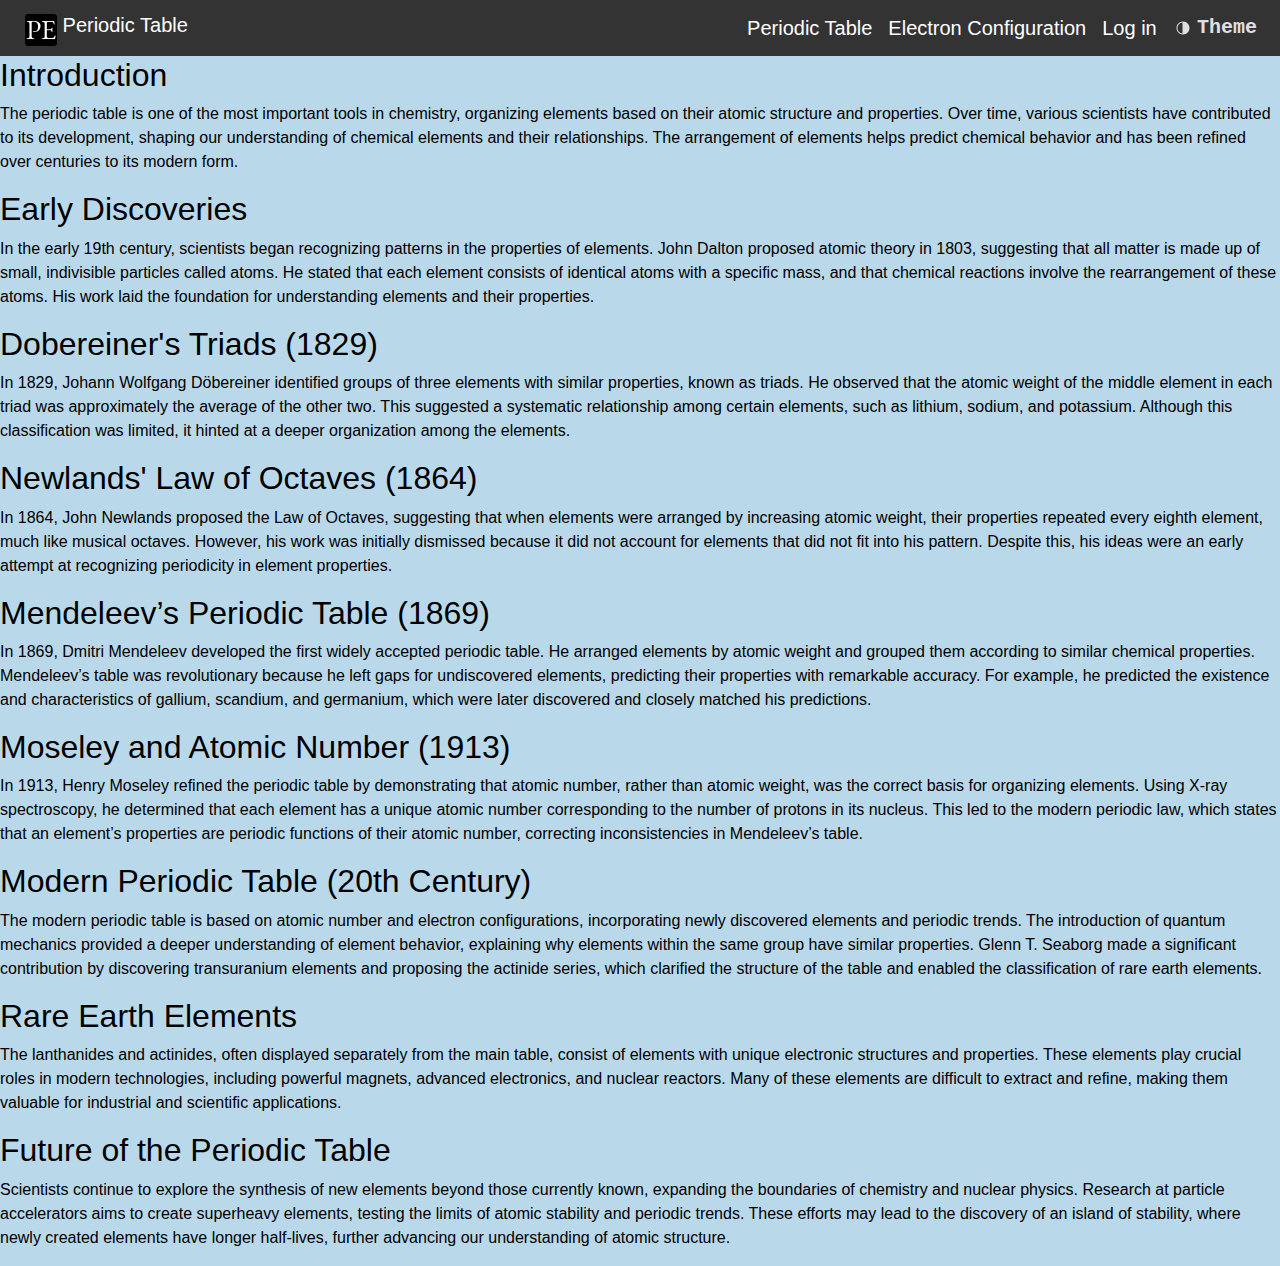
<file: index.html>
<!DOCTYPE html>
<!--suppress GrazieInspection -->
<html lang="en">
<head>
    <meta charset="UTF-8">
    <meta name="viewport" content="width=device-width, initial-scale=1">
    <meta http-equiv="X-UA-Compatible" content="ie=edge">
    <title>Menu</title>
    <link rel="icon" type="favicon" href="pics/logo.png">
    <link href="https://cdn.jsdelivr.net/npm/bootstrap@5.3.3/dist/css/bootstrap.min.css" rel="stylesheet" integrity="sha384-QWTKZyjpPEjISv5WaRU9OFeRpok6YctnYmDr5pNlyT2bRjXh0JMhjY6hW+ALEwIH" crossorigin="anonymous">
    <link rel="stylesheet" href="/css/index-style.css">
    <link rel="stylesheet" href="/css/periodic-table-style.css">
</head>
<body>
    <nav class="navbar navbar-expand-lg">
        <div class="container-fluid">
            <div class="container-fluid">
                <a class="navbar-brand navbar-content" href="#">
                    <img src="pics/logo.png" alt="Logo" width="32" height="32" class="d-inline-block align-text-top">
                    Periodic Table
                </a>
            </div>
            <button class="navbar-toggler" type="button" data-bs-toggle="collapse" data-bs-target="#navbarNavDropdown" aria-controls="navbarNavDropdown" aria-expanded="false" aria-label="Toggle navigation">
                <span class="navbar-toggler-icon"></span>
            </button>
            <div class="collapse navbar-collapse" id="navbarNavDropdown">
                <ul class="navbar-nav">
                    <li class="nav-item">
                        <a class="nav-link navbar-content" href="html/periodic-table.html">Periodic Table</a>
                    </li>
                    <li class="nav-item">
                        <a class="nav-link navbar-content" href="html/periodic-table.html">Electron Configuration</a>
                    </li>
                    <li class="nav-item">
                        <a class="nav-link navbar-content" href="html/login.html">Log in</a>
                    </li>
                </ul>
            </div>
            <div class="theme-popup">
                <input type="radio" name="theme" id="default" checked="">
                <input type="radio" name="theme" id="light">
                <input type="radio" name="theme" id="dark">
                <input type="checkbox" id="checkbox">
                <label for="checkbox" class="theme-popup__button">
                    <span class="theme-popup__icons">
                        <svg class="default" width="16" height="16" viewBox="0 0 16 16" fill="currentColor" xmlns="http://www.w3.org/2000/svg">
                            <path fill-rule="evenodd" clip-rule="evenodd" d="M7.5 2.52267C6.13332 2.64713 4.86254 3.27802 3.9372 4.29146C3.01186 5.3049 2.49882 6.62766 2.49882 8C2.49882 9.37234 3.01186 10.6951 3.9372 11.7085C4.86254 12.722 6.13332 13.3529 7.5 13.4773V2.52267ZM1.5 8C1.5 4.41 4.41 1.5 8 1.5C11.59 1.5 14.5 4.41 14.5 8C14.5 11.59 11.59 14.5 8 14.5C4.41 14.5 1.5 11.59 1.5 8Z" fill="currentColor"></path>
                        </svg>
                        <svg class="sun" width="16" height="16" viewBox="0 0 16 16" fill="currentColor" xmlns="http://www.w3.org/2000/svg">
                            <g clip-path="url(#clip0_78_63)">
                                <path d="M7.99998 3.99256C5.79024 3.99256 3.99254 5.79061 3.99254 8.00035C3.99254 10.2101 5.79024 12.0081 7.99998 12.0081C10.2094 12.0081 12.0074 10.2105 12.0074 8.00035C12.0074 5.79026 10.2094 3.99256 7.99998 3.99256ZM7.99998 2.81453C7.79266 2.81453 7.59383 2.73219 7.4472 2.58563C7.30057 2.43907 7.21814 2.24027 7.21805 2.03295V0.781931C7.21805 0.57455 7.30043 0.375663 7.44707 0.229022C7.59371 0.0823818 7.7926 0 7.99998 0C8.20736 0 8.40625 0.0823818 8.55289 0.229022C8.69953 0.375663 8.78191 0.57455 8.78191 0.781931V2.03295C8.78182 2.24027 8.6994 2.43907 8.55276 2.58563C8.40613 2.73219 8.2073 2.81453 7.99998 2.81453ZM7.99998 13.1851C7.8973 13.1851 7.79562 13.2053 7.70075 13.2446C7.60588 13.2839 7.51968 13.3415 7.44707 13.4141C7.37446 13.4868 7.31687 13.573 7.27757 13.6678C7.23828 13.7627 7.21805 13.8644 7.21805 13.9671V15.2177C7.21805 15.4251 7.30043 15.624 7.44707 15.7706C7.59371 15.9173 7.7926 15.9996 7.99998 15.9996C8.20736 15.9996 8.40625 15.9173 8.55289 15.7706C8.69953 15.624 8.78191 15.4251 8.78191 15.2177V13.9671C8.78182 13.7597 8.69941 13.5609 8.55279 13.4142C8.40617 13.2676 8.20733 13.1852 7.99998 13.1851ZM11.6662 4.33339C11.5197 4.18671 11.4374 3.98785 11.4374 3.78051C11.4374 3.57318 11.5197 3.37432 11.6662 3.22764L12.5509 2.34296C12.6232 2.26911 12.7095 2.21033 12.8047 2.17003C12.8999 2.12972 13.0021 2.1087 13.1055 2.10816C13.2088 2.10762 13.3113 2.12758 13.4069 2.16689C13.5025 2.2062 13.5894 2.26408 13.6625 2.33717C13.7356 2.41026 13.7934 2.49712 13.8327 2.59273C13.872 2.68833 13.892 2.79078 13.8915 2.89415C13.8909 2.99752 13.8699 3.09976 13.8296 3.19494C13.7893 3.29013 13.7305 3.37639 13.6567 3.44872L12.772 4.33339C12.6254 4.48001 12.4265 4.56238 12.2191 4.56238C12.0117 4.56238 11.8129 4.48001 11.6662 4.33339ZM4.33337 11.667C4.26081 11.5943 4.17463 11.5366 4.07976 11.4973C3.98489 11.4579 3.8832 11.4377 3.78049 11.4377C3.67779 11.4377 3.5761 11.4579 3.48123 11.4973C3.38636 11.5366 3.30018 11.5943 3.22762 11.667L2.34294 12.5513C2.19882 12.6984 2.11858 12.8965 2.11966 13.1025C2.12073 13.3084 2.20303 13.5057 2.34867 13.6513C2.49431 13.797 2.69154 13.8793 2.8975 13.8803C3.10347 13.8814 3.30154 13.8012 3.4487 13.657L4.33337 12.772C4.40599 12.6995 4.46361 12.6134 4.50291 12.5186C4.54222 12.4237 4.56245 12.3221 4.56245 12.2195C4.56245 12.1169 4.54222 12.0152 4.50291 11.9204C4.46361 11.8256 4.40599 11.7395 4.33337 11.667ZM13.1851 8C13.1851 7.56811 13.5351 7.21807 13.967 7.21807H15.218C15.3221 7.21585 15.4256 7.23444 15.5224 7.27273C15.6191 7.31102 15.7073 7.36825 15.7817 7.44106C15.8561 7.51387 15.9152 7.6008 15.9555 7.69675C15.9958 7.7927 16.0166 7.89574 16.0166 7.99982C16.0166 8.10391 15.9958 8.20695 15.9555 8.3029C15.9152 8.39884 15.8561 8.48577 15.7817 8.55859C15.7073 8.6314 15.6191 8.68863 15.5224 8.72692C15.4256 8.76521 15.3221 8.78379 15.218 8.78158H13.967C13.8644 8.78162 13.7627 8.76144 13.6678 8.72218C13.573 8.68293 13.4868 8.62536 13.4141 8.55278C13.3415 8.4802 13.2839 8.39403 13.2446 8.29918C13.2053 8.20433 13.1851 8.10267 13.1851 8ZM2.81451 8C2.81451 7.89732 2.79428 7.79564 2.75499 7.70077C2.71569 7.6059 2.65809 7.5197 2.58548 7.44709C2.51288 7.37448 2.42668 7.31689 2.33181 7.27759C2.23694 7.23829 2.13526 7.21807 2.03258 7.21807H0.781912C0.67785 7.21585 0.574393 7.23444 0.477607 7.27273C0.380821 7.31102 0.292654 7.36825 0.218276 7.44106C0.143897 7.51387 0.0848039 7.6008 0.044461 7.69675C0.00411808 7.7927 -0.0166626 7.89574 -0.0166626 7.99982C-0.0166626 8.10391 0.00411808 8.20695 0.044461 8.3029C0.0848039 8.39884 0.143897 8.48577 0.218276 8.55859C0.292654 8.6314 0.380821 8.68863 0.477607 8.72692C0.574393 8.76521 0.67785 8.78379 0.781912 8.78158H2.03293C2.24022 8.78158 2.43901 8.69923 2.58559 8.55266C2.73216 8.40608 2.81451 8.20729 2.81451 8ZM11.6662 11.667C11.8129 11.5204 12.0118 11.4381 12.2191 11.4381C12.4264 11.4381 12.6253 11.5204 12.772 11.667L13.6567 12.5516C13.8033 12.6983 13.8856 12.8971 13.8856 13.1045C13.8855 13.3118 13.8031 13.5106 13.6565 13.6572C13.5839 13.7298 13.4977 13.7874 13.4028 13.8266C13.308 13.8659 13.2063 13.8861 13.1037 13.8861C12.8963 13.8861 12.6975 13.8037 12.5509 13.657L11.6662 12.7724C11.5936 12.6998 11.536 12.6137 11.4967 12.5188C11.4574 12.424 11.4371 12.3223 11.4371 12.2197C11.4371 12.117 11.4574 12.0153 11.4967 11.9205C11.536 11.8257 11.5936 11.7395 11.6662 11.667ZM4.33337 4.33339C4.48 4.18675 4.56237 3.98788 4.56237 3.78051C4.56237 3.57315 4.48 3.37427 4.33337 3.22764L3.4487 2.34331C3.3011 2.20166 3.10386 2.12349 2.89929 2.12558C2.69473 2.12766 2.49913 2.20983 2.35445 2.35447C2.20976 2.4991 2.12753 2.69468 2.12538 2.89924C2.12323 3.10381 2.20133 3.30107 2.34294 3.44872L3.22762 4.33339C3.30018 4.40608 3.38636 4.46374 3.48123 4.50308C3.5761 4.54243 3.67779 4.56268 3.78049 4.56268C3.8832 4.56268 3.98489 4.54243 4.07976 4.50308C4.17463 4.46374 4.26081 4.40608 4.33337 4.33339Z" fill="currentColor"></path>
                            </g>
                            <defs>
                                <clipPath>
                                    <rect width="16" height="16" fill="currentColor"></rect>
                                </clipPath>
                            </defs>
                        </svg>
                        <svg class="moon" width="14" height="14" viewBox="0 0 14 14" fill="none" xmlns="http://www.w3.org/2000/svg">
                            <g clip-path="url(#clip0_78_60)">
                                <path d="M7.24135 14C10.1123 13.9981 12.6803 12.2445 13.7367 9.59537C13.7953 9.44832 13.727 9.39266 13.5866 9.46575C12.7818 9.88471 11.888 10.1036 10.9806 10.104C7.86082 10.1042 5.33169 7.57506 5.33188 4.45524C5.3323 3.64636 5.50645 2.84701 5.84254 2.11127C6.17863 1.37552 6.66883 0.720544 7.27996 0.190644C7.42672 0.0486062 7.38444 -0.0171645 7.09498 0.00382823C3.42058 0.029058 0.24231 3.13569 0.24231 7.00113C0.24231 10.8666 3.3758 14.0002 7.24135 14Z" fill="currentColor"></path>
                            </g>
                            <defs>
                                <clipPath>
                                    <rect width="14" height="14" fill="currentColor"></rect>
                                </clipPath>
                            </defs>
                        </svg>
                        </span>
                    Theme
                </label>
                <div class="theme-popup__list-container">
                    <ul class="theme-popup__list">
                        <li>
                            <label for="default">
                                <span class="theme-popup__icons">
                                    <svg width="16" height="16" viewBox="0 0 16 16" fill="currentColor" xmlns="http://www.w3.org/2000/svg">
                                        <path fill-rule="evenodd" clip-rule="evenodd" d="M7.5 2.52267C6.13332 2.64713 4.86254 3.27802 3.9372 4.29146C3.01186 5.3049 2.49882 6.62766 2.49882 8C2.49882 9.37234 3.01186 10.6951 3.9372 11.7085C4.86254 12.722 6.13332 13.3529 7.5 13.4773V2.52267ZM1.5 8C1.5 4.41 4.41 1.5 8 1.5C11.59 1.5 14.5 4.41 14.5 8C14.5 11.59 11.59 14.5 8 14.5C4.41 14.5 1.5 11.59 1.5 8Z" fill="currentColor"></path>
                                    </svg>
                                </span>
                                <span>
                                    OS Default
                                </span>
                            </label>
                        </li>
                        <li>
                            <label for="light">
                                <span class="theme-popup__icons">
                                    <svg width="16" height="16" viewBox="0 0 16 16" fill="currentColor" xmlns="http://www.w3.org/2000/svg">
                                        <g clip-path="url(#clip0_78_63)">
                                            <path d="M7.99998 3.99256C5.79024 3.99256 3.99254 5.79061 3.99254 8.00035C3.99254 10.2101 5.79024 12.0081 7.99998 12.0081C10.2094 12.0081 12.0074 10.2105 12.0074 8.00035C12.0074 5.79026 10.2094 3.99256 7.99998 3.99256ZM7.99998 2.81453C7.79266 2.81453 7.59383 2.73219 7.4472 2.58563C7.30057 2.43907 7.21814 2.24027 7.21805 2.03295V0.781931C7.21805 0.57455 7.30043 0.375663 7.44707 0.229022C7.59371 0.0823818 7.7926 0 7.99998 0C8.20736 0 8.40625 0.0823818 8.55289 0.229022C8.69953 0.375663 8.78191 0.57455 8.78191 0.781931V2.03295C8.78182 2.24027 8.6994 2.43907 8.55276 2.58563C8.40613 2.73219 8.2073 2.81453 7.99998 2.81453ZM7.99998 13.1851C7.8973 13.1851 7.79562 13.2053 7.70075 13.2446C7.60588 13.2839 7.51968 13.3415 7.44707 13.4141C7.37446 13.4868 7.31687 13.573 7.27757 13.6678C7.23828 13.7627 7.21805 13.8644 7.21805 13.9671V15.2177C7.21805 15.4251 7.30043 15.624 7.44707 15.7706C7.59371 15.9173 7.7926 15.9996 7.99998 15.9996C8.20736 15.9996 8.40625 15.9173 8.55289 15.7706C8.69953 15.624 8.78191 15.4251 8.78191 15.2177V13.9671C8.78182 13.7597 8.69941 13.5609 8.55279 13.4142C8.40617 13.2676 8.20733 13.1852 7.99998 13.1851ZM11.6662 4.33339C11.5197 4.18671 11.4374 3.98785 11.4374 3.78051C11.4374 3.57318 11.5197 3.37432 11.6662 3.22764L12.5509 2.34296C12.6232 2.26911 12.7095 2.21033 12.8047 2.17003C12.8999 2.12972 13.0021 2.1087 13.1055 2.10816C13.2088 2.10762 13.3113 2.12758 13.4069 2.16689C13.5025 2.2062 13.5894 2.26408 13.6625 2.33717C13.7356 2.41026 13.7934 2.49712 13.8327 2.59273C13.872 2.68833 13.892 2.79078 13.8915 2.89415C13.8909 2.99752 13.8699 3.09976 13.8296 3.19494C13.7893 3.29013 13.7305 3.37639 13.6567 3.44872L12.772 4.33339C12.6254 4.48001 12.4265 4.56238 12.2191 4.56238C12.0117 4.56238 11.8129 4.48001 11.6662 4.33339ZM4.33337 11.667C4.26081 11.5943 4.17463 11.5366 4.07976 11.4973C3.98489 11.4579 3.8832 11.4377 3.78049 11.4377C3.67779 11.4377 3.5761 11.4579 3.48123 11.4973C3.38636 11.5366 3.30018 11.5943 3.22762 11.667L2.34294 12.5513C2.19882 12.6984 2.11858 12.8965 2.11966 13.1025C2.12073 13.3084 2.20303 13.5057 2.34867 13.6513C2.49431 13.797 2.69154 13.8793 2.8975 13.8803C3.10347 13.8814 3.30154 13.8012 3.4487 13.657L4.33337 12.772C4.40599 12.6995 4.46361 12.6134 4.50291 12.5186C4.54222 12.4237 4.56245 12.3221 4.56245 12.2195C4.56245 12.1169 4.54222 12.0152 4.50291 11.9204C4.46361 11.8256 4.40599 11.7395 4.33337 11.667ZM13.1851 8C13.1851 7.56811 13.5351 7.21807 13.967 7.21807H15.218C15.3221 7.21585 15.4256 7.23444 15.5224 7.27273C15.6191 7.31102 15.7073 7.36825 15.7817 7.44106C15.8561 7.51387 15.9152 7.6008 15.9555 7.69675C15.9958 7.7927 16.0166 7.89574 16.0166 7.99982C16.0166 8.10391 15.9958 8.20695 15.9555 8.3029C15.9152 8.39884 15.8561 8.48577 15.7817 8.55859C15.7073 8.6314 15.6191 8.68863 15.5224 8.72692C15.4256 8.76521 15.3221 8.78379 15.218 8.78158H13.967C13.8644 8.78162 13.7627 8.76144 13.6678 8.72218C13.573 8.68293 13.4868 8.62536 13.4141 8.55278C13.3415 8.4802 13.2839 8.39403 13.2446 8.29918C13.2053 8.20433 13.1851 8.10267 13.1851 8ZM2.81451 8C2.81451 7.89732 2.79428 7.79564 2.75499 7.70077C2.71569 7.6059 2.65809 7.5197 2.58548 7.44709C2.51288 7.37448 2.42668 7.31689 2.33181 7.27759C2.23694 7.23829 2.13526 7.21807 2.03258 7.21807H0.781912C0.67785 7.21585 0.574393 7.23444 0.477607 7.27273C0.380821 7.31102 0.292654 7.36825 0.218276 7.44106C0.143897 7.51387 0.0848039 7.6008 0.044461 7.69675C0.00411808 7.7927 -0.0166626 7.89574 -0.0166626 7.99982C-0.0166626 8.10391 0.00411808 8.20695 0.044461 8.3029C0.0848039 8.39884 0.143897 8.48577 0.218276 8.55859C0.292654 8.6314 0.380821 8.68863 0.477607 8.72692C0.574393 8.76521 0.67785 8.78379 0.781912 8.78158H2.03293C2.24022 8.78158 2.43901 8.69923 2.58559 8.55266C2.73216 8.40608 2.81451 8.20729 2.81451 8ZM11.6662 11.667C11.8129 11.5204 12.0118 11.4381 12.2191 11.4381C12.4264 11.4381 12.6253 11.5204 12.772 11.667L13.6567 12.5516C13.8033 12.6983 13.8856 12.8971 13.8856 13.1045C13.8855 13.3118 13.8031 13.5106 13.6565 13.6572C13.5839 13.7298 13.4977 13.7874 13.4028 13.8266C13.308 13.8659 13.2063 13.8861 13.1037 13.8861C12.8963 13.8861 12.6975 13.8037 12.5509 13.657L11.6662 12.7724C11.5936 12.6998 11.536 12.6137 11.4967 12.5188C11.4574 12.424 11.4371 12.3223 11.4371 12.2197C11.4371 12.117 11.4574 12.0153 11.4967 11.9205C11.536 11.8257 11.5936 11.7395 11.6662 11.667ZM4.33337 4.33339C4.48 4.18675 4.56237 3.98788 4.56237 3.78051C4.56237 3.57315 4.48 3.37427 4.33337 3.22764L3.4487 2.34331C3.3011 2.20166 3.10386 2.12349 2.89929 2.12558C2.69473 2.12766 2.49913 2.20983 2.35445 2.35447C2.20976 2.4991 2.12753 2.69468 2.12538 2.89924C2.12323 3.10381 2.20133 3.30107 2.34294 3.44872L3.22762 4.33339C3.30018 4.40608 3.38636 4.46374 3.48123 4.50308C3.5761 4.54243 3.67779 4.56268 3.78049 4.56268C3.8832 4.56268 3.98489 4.54243 4.07976 4.50308C4.17463 4.46374 4.26081 4.40608 4.33337 4.33339Z" fill="currentColor"></path>
                                        </g>
                                        <defs>
                                            <clipPath>
                                                <rect width="16" height="16" fill="currentColor"></rect>
                                            </clipPath>
                                        </defs>
                                    </svg>
                                </span>
                                <span>
                                    Light
                                </span>
                            </label>
                        </li>
                        <li>
                            <label for="dark">
                                <span class="theme-popup__icons">
                                    <svg width="14" height="14" viewBox="0 0 14 14" fill="currentColor" xmlns="http://www.w3.org/2000/svg">
                                        <g clip-path="url(#clip0_78_60)">
                                            <path d="M7.24135 14C10.1123 13.9981 12.6803 12.2445 13.7367 9.59537C13.7953 9.44832 13.727 9.39266 13.5866 9.46575C12.7818 9.88471 11.888 10.1036 10.9806 10.104C7.86082 10.1042 5.33169 7.57506 5.33188 4.45524C5.3323 3.64636 5.50645 2.84701 5.84254 2.11127C6.17863 1.37552 6.66883 0.720544 7.27996 0.190644C7.42672 0.0486062 7.38444 -0.0171645 7.09498 0.00382823C3.42058 0.029058 0.24231 3.13569 0.24231 7.00113C0.24231 10.8666 3.3758 14.0002 7.24135 14Z" fill="currentColor"></path>
                                        </g>
                                        <defs>
                                            <clipPath>
                                                <rect width="14" height="14" fill="currentColor"></rect>
                                            </clipPath>
                                        </defs>
                                    </svg>
                                </span>
                                <span>
                                    Night
                                </span>
                            </label>
                        </li>
                    </ul>
                </div>
            </div>
        </div>
    </nav>
    <section id="text">
        <h2>Introduction</h2>
        <p>The periodic table is one of the most important tools in chemistry, organizing elements based on their atomic structure and properties. Over time, various scientists have contributed to its development, shaping our understanding of chemical elements and their relationships. The arrangement of elements helps predict chemical behavior and has been refined over centuries to its modern form.</p>
        <h2>Early Discoveries</h2>
        <p>In the early 19th century, scientists began recognizing patterns in the properties of elements. John Dalton proposed atomic theory in 1803, suggesting that all matter is made up of small, indivisible particles called atoms. He stated that each element consists of identical atoms with a specific mass, and that chemical reactions involve the rearrangement of these atoms. His work laid the foundation for understanding elements and their properties.</p>
        <h2>Dobereiner's Triads (1829)</h2>
        <p>In 1829, Johann Wolfgang Döbereiner identified groups of three elements with similar properties, known as triads. He observed that the atomic weight of the middle element in each triad was approximately the average of the other two. This suggested a systematic relationship among certain elements, such as lithium, sodium, and potassium. Although this classification was limited, it hinted at a deeper organization among the elements.</p>
        <h2>Newlands' Law of Octaves (1864)</h2>
        <p>In 1864, John Newlands proposed the Law of Octaves, suggesting that when elements were arranged by increasing atomic weight, their properties repeated every eighth element, much like musical octaves. However, his work was initially dismissed because it did not account for elements that did not fit into his pattern. Despite this, his ideas were an early attempt at recognizing periodicity in element properties.</p>
        <h2>Mendeleev’s Periodic Table (1869)</h2>
        <p>In 1869, Dmitri Mendeleev developed the first widely accepted periodic table. He arranged elements by atomic weight and grouped them according to similar chemical properties. Mendeleev’s table was revolutionary because he left gaps for undiscovered elements, predicting their properties with remarkable accuracy. For example, he predicted the existence and characteristics of gallium, scandium, and germanium, which were later discovered and closely matched his predictions.</p>
        <h2>Moseley and Atomic Number (1913)</h2>
        <p>In 1913, Henry Moseley refined the periodic table by demonstrating that atomic number, rather than atomic weight, was the correct basis for organizing elements. Using X-ray spectroscopy, he determined that each element has a unique atomic number corresponding to the number of protons in its nucleus. This led to the modern periodic law, which states that an element’s properties are periodic functions of their atomic number, correcting inconsistencies in Mendeleev’s table.</p>
        <h2>Modern Periodic Table (20th Century)</h2>
        <p>The modern periodic table is based on atomic number and electron configurations, incorporating newly discovered elements and periodic trends. The introduction of quantum mechanics provided a deeper understanding of element behavior, explaining why elements within the same group have similar properties. Glenn T. Seaborg made a significant contribution by discovering transuranium elements and proposing the actinide series, which clarified the structure of the table and enabled the classification of rare earth elements.</p>
        <h2>Rare Earth Elements</h2>
        <p>The lanthanides and actinides, often displayed separately from the main table, consist of elements with unique electronic structures and properties. These elements play crucial roles in modern technologies, including powerful magnets, advanced electronics, and nuclear reactors. Many of these elements are difficult to extract and refine, making them valuable for industrial and scientific applications.</p>
        <h2>Future of the Periodic Table</h2>
        <p>Scientists continue to explore the synthesis of new elements beyond those currently known, expanding the boundaries of chemistry and nuclear physics. Research at particle accelerators aims to create superheavy elements, testing the limits of atomic stability and periodic trends. These efforts may lead to the discovery of an island of stability, where newly created elements have longer half-lives, further advancing our understanding of atomic structure.</p>
    </section>
    <script src="https://cdn.jsdelivr.net/npm/bootstrap@5.3.3/dist/js/bootstrap.bundle.min.js" integrity="sha384-YvpcrYf0tY3lHB60NNkmXc5s9fDVZLESaAA55NDzOxhy9GkcIdslK1eN7N6jIeHz" crossorigin="anonymous"></script>
</body>
</html>
</file>
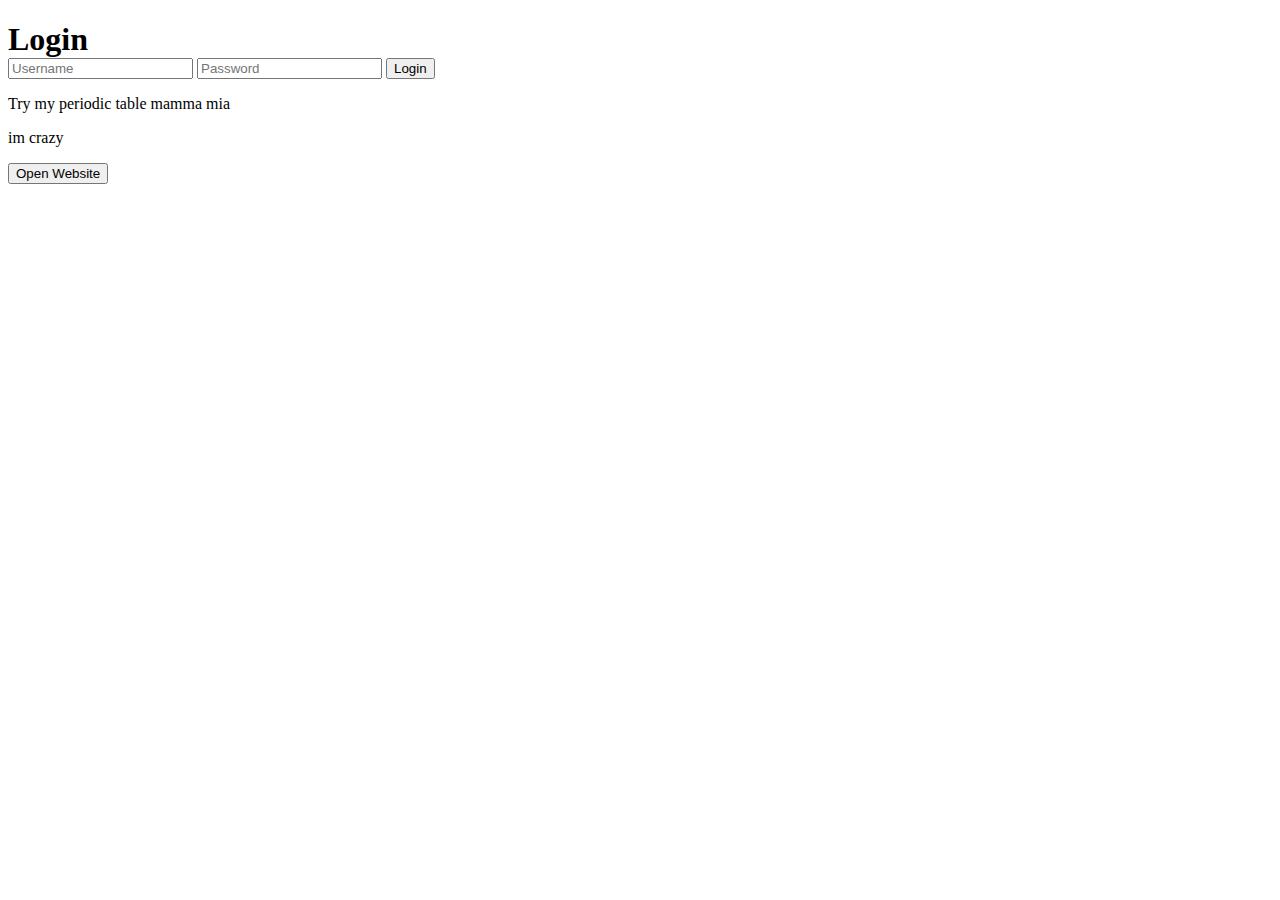
<file: login.html>
<!DOCTYPE html>
<html lang="en">
<head>
    <meta charset="UTF-8">
    <meta name="viewport" content="width=device-width, initial-scale=1.0">
    <title>Interactive Periodic Table</title>
    <link rel="icon" type="favicon" href="favicon-32x32.png">
    <link rel="stylesheet" href="style.css">
</head>
<body>
    <div class="login-container">
        <h1>Login</h1>
        <form action="login.php" method="POST">
            <input type="text" name="username" placeholder="Username" required>
            <input type="password" name="password" placeholder="Password" required>
            <button type="submit">Login</button>
        </form>
    <p>Try my periodic table mamma mia</p>
    <p>im crazy</p>
    <button class="open-website-button" onclick="openWebsite()">Open Website</button>

    <script>
        function openWebsite() {
            window.location.href = 'login.html'; // Change to the filename of your other HTML file
        }
    </script>
</body>
</html>
</file>
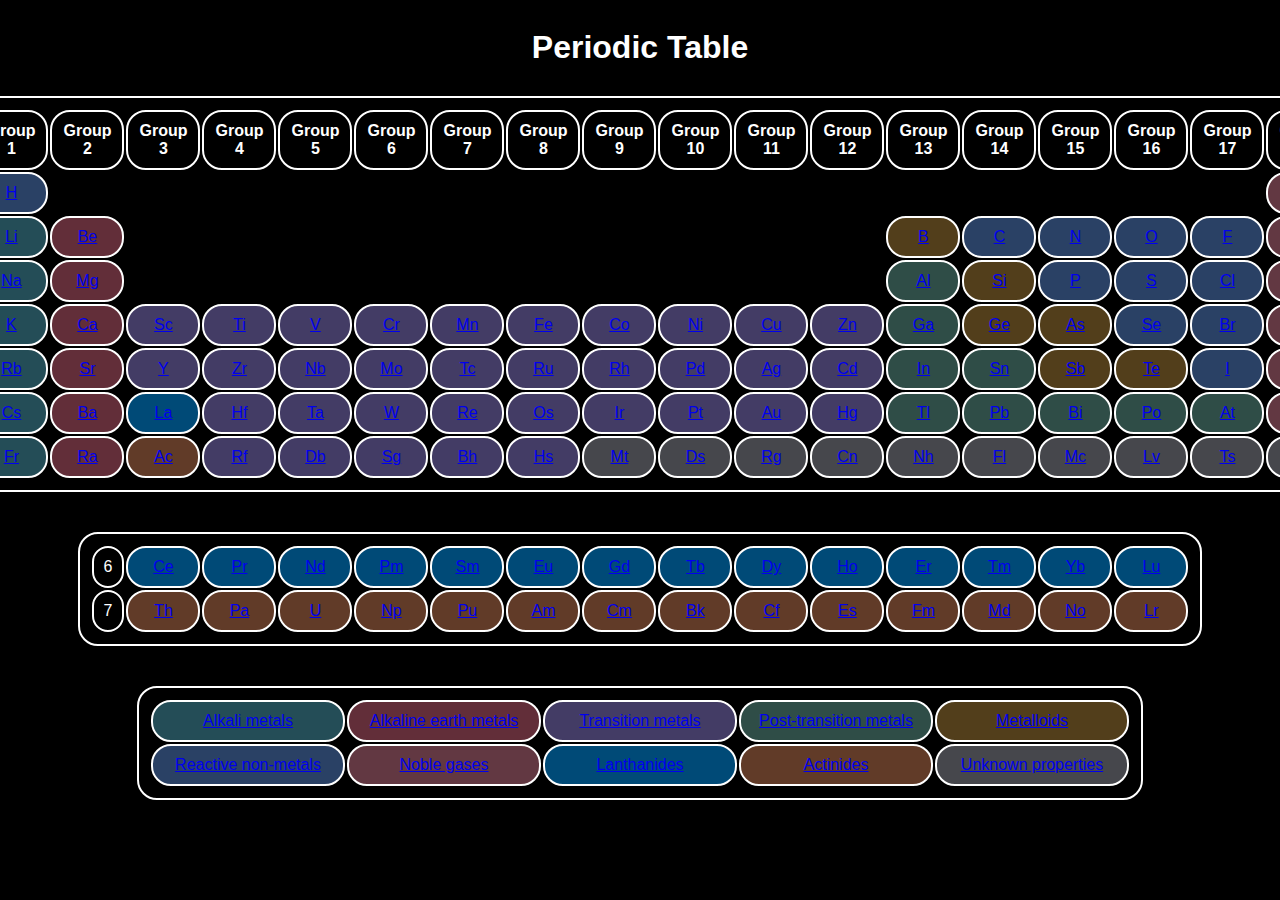
<file: periodic-table.html>
<!DOCTYPE html>
<html lang="en">
<head>
    <meta charset="utf-8">
    <meta http-equiv="X-UA-Compatible" content="IE=edge">
    <title>Periodic Table</title>
    <meta name="description" content="">
    <link rel="icon" type="favicon" href="pics/favicon-32x32.png">
    <meta name="viewport" content="width=device-width, initial-scale=1">
    <link rel="stylesheet" href="style.css">
</head>
<body id="mainpage">
    <h1>Periodic Table</h1>
    <!-- <h1><a href="https://en.wikipedia.org/wiki/Periodic_table" title="Periodic Table"> Periodic Table</a></h1> -->
    
    <table>
        <tr>
            <th class="invisible"></th>
            <th>Group 1</th>
            <th>Group 2</th>
            <th>Group 3</th>
            <th>Group 4</th>
            <th>Group 5</th>
            <th>Group 6</th>
            <th>Group 7</th>
            <th>Group 8</th>
            <th>Group 9</th>
            <th>Group 10</th>
            <th>Group 11</th>
            <th>Group 12</th>
            <th>Group 13</th>
            <th>Group 14</th>
            <th>Group 15</th>
            <th>Group 16</th>
            <th>Group 17</th>
            <th>Group 18</th>
        </tr>
        <tr>
            <td class="period">1</td>
            <td class="reactive-non-metal"><a href="https://en.wikipedia.org/wiki/Hydrogen" title="Hydrogen">H</a></td>
            <td class="invisible"></td>
            <td class="invisible"></td>
            <td class="invisible"></td>
            <td class="invisible"></td>
            <td class="invisible"></td>
            <td class="invisible"></td>
            <td class="invisible"></td>
            <td class="invisible"></td>
            <td class="invisible"></td>
            <td class="invisible"></td>
            <td class="invisible"></td>
            <td class="invisible"></td>
            <td class="invisible"></td>
            <td class="invisible"></td>
            <td class="invisible"></td>
            <td class="invisible"></td>
            <td class="noble-gas"><a href="https://en.wikipedia.org/wiki/Helium" title="Helium">He</a></td>
        </tr>
        <tr>
            <td class="period">2</td>
            <td class="alkali-metal"><a href="https://en.wikipedia.org/wiki/Lithium" title="Lithium">Li</a></td>
            <td class="alkaline-earth-metal"><a href="https://en.wikipedia.org/wiki/Beryllium" title="Beryllium">Be</a></td>
            <td class="invisible"></td>
            <td class="invisible"></td>
            <td class="invisible"></td>
            <td class="invisible"></td>
            <td class="invisible"></td>
            <td class="invisible"></td>
            <td class="invisible"></td>
            <td class="invisible"></td>
            <td class="invisible"></td>
            <td class="invisible"></td>
            <td class="metalloid"><a href="https://en.wikipedia.org/wiki/Boron" title="Boron">B</a></td>
            <td class="reactive-non-metal"><a href="https://en.wikipedia.org/wiki/Carbon" title="Carbon">C</a></td>
            <td class="reactive-non-metal"><a href="https://en.wikipedia.org/wiki/Nitrogen" title="Nitrogen">N</a></td>
            <td class="reactive-non-metal"><a href="https://en.wikipedia.org/wiki/Oxygen" title="Oxygen">O</a></td>
            <td class="reactive-non-metal"><a href="https://en.wikipedia.org/wiki/Fluorine" title="Fluorine">F</a></td>
            <td class="noble-gas"><a href="https://en.wikipedia.org/wiki/Neon" title="Neon">Ne</a></td>
        </tr>
        <tr>
            <td class="period">3</td>
            <td class="alkali-metal"><a href="https://en.wikipedia.org/wiki/Sodium" title="Sodium">Na</a></td>
            <td class="alkaline-earth-metal"><a href="https://en.wikipedia.org/wiki/Magnesium" title="Magnesium">Mg</a></td>
            <td class="invisible"></td>
            <td class="invisible"></td>
            <td class="invisible"></td>
            <td class="invisible"></td>
            <td class="invisible"></td>
            <td class="invisible"></td>
            <td class="invisible"></td>
            <td class="invisible"></td>
            <td class="invisible"></td>
            <td class="invisible"></td>
            <td class="post-transition-metal"><a href="https://en.wikipedia.org/wiki/Aluminium" title="Aluminium">Al</a></td>
            <td class="metalloid"><a href="https://en.wikipedia.org/wiki/Silicon" title="Silicon">Si</a></td>
            <td class="reactive-non-metal"><a href="https://en.wikipedia.org/wiki/Phosphorus" title="Phosphorus">P</a></td>
            <td class="reactive-non-metal"><a href="https://en.wikipedia.org/wiki/Sulfur" title="Sulfur">S</a></td>
            <td class="reactive-non-metal"><a href="https://en.wikipedia.org/wiki/Chlorine" title="Chlorine">Cl</a></td>
            <td class="noble-gas"><a href="https://en.wikipedia.org/wiki/Argon" title="Argon">Ar</a></td>
        </tr>
        <tr>
            <td class="period">4</td>
            <td class="alkali-metal"><a href="https://en.wikipedia.org/wiki/Potassium" title="Potassium">K</a></td>
            <td class="alkaline-earth-metal"><a href="https://en.wikipedia.org/wiki/Calcium" title="Calcium">Ca</a></td>
            <td class="transition-metal"><a href="https://en.wikipedia.org/wiki/Scandium" title="Scandium">Sc</a></td>
            <td class="transition-metal"><a href="https://en.wikipedia.org/wiki/Titanium" title="Titanium">Ti</a></td>
            <td class="transition-metal"><a href="https://en.wikipedia.org/wiki/Vanadium" title="Vanadium">V</a></td>
            <td class="transition-metal"><a href="https://en.wikipedia.org/wiki/Chromium" title="Chromium">Cr</a></td>
            <td class="transition-metal"><a href="https://en.wikipedia.org/wiki/Manganese" title="Manganese">Mn</a></td>
            <td class="transition-metal"><a href="https://en.wikipedia.org/wiki/Iron" title="Iron">Fe</a></td>
            <td class="transition-metal"><a href="https://en.wikipedia.org/wiki/Cobalt" title="Cobalt">Co</a></td>
            <td class="transition-metal"><a href="https://en.wikipedia.org/wiki/Nickel" title="Nickel">Ni</a></td>
            <td class="transition-metal"><a href="https://en.wikipedia.org/wiki/Copper" title="Copper">Cu</a></td>
            <td class="transition-metal"><a href="https://en.wikipedia.org/wiki/Zinc" title="Zinc">Zn</a></td>
            <td class="post-transition-metal"><a href="https://en.wikipedia.org/wiki/Gallium" title="Gallium">Ga</a></td>
            <td class="metalloid"><a href="https://en.wikipedia.org/wiki/Germanium" title="Germanium">Ge</a></td>
            <td class="metalloid"><a href="https://en.wikipedia.org/wiki/Arsenic" title="Arsenic">As</a></td>
            <td class="reactive-non-metal"><a href="https://en.wikipedia.org/wiki/Selenium" title="Selenium">Se</a></td>
            <td class="reactive-non-metal"><a href="https://en.wikipedia.org/wiki/Bromine" title="Bromine">Br</a></td>
            <td class="noble-gas"><a href="https://en.wikipedia.org/wiki/Krypton" title="Krypton">Kr</a></td>
        </tr>
        <tr>
            <td class="period">5</td>
            <td class="alkali-metal"><a href="https://en.wikipedia.org/wiki/Rubidium" title="Rubidium">Rb</a></td>
            <td class="alkaline-earth-metal"><a href="https://en.wikipedia.org/wiki/Strontium" title="Strontium">Sr</a></td>
            <td class="transition-metal"><a href="https://en.wikipedia.org/wiki/Yttrium" title="Yttrium">Y</a></td>
            <td class="transition-metal"><a href="https://en.wikipedia.org/wiki/Zirconium" title="Zirconium">Zr</a></td>
            <td class="transition-metal"><a href="https://en.wikipedia.org/wiki/Niobium" title="Niobium">Nb</a></td>
            <td class="transition-metal"><a href="https://en.wikipedia.org/wiki/Molybdenum" title="Molybdenum">Mo</a></td>
            <td class="transition-metal"><a href="https://en.wikipedia.org/wiki/Technetium" title="Technetium">Tc</a></td>
            <td class="transition-metal"><a href="https://en.wikipedia.org/wiki/Ruthenium" title="Ruthenium">Ru</a></td>
            <td class="transition-metal"><a href="https://en.wikipedia.org/wiki/Rhodium" title="Rhodium">Rh</a></td>
            <td class="transition-metal"><a href="https://en.wikipedia.org/wiki/Palladium" title="Palladium">Pd</a></td>
            <td class="transition-metal"><a href="https://en.wikipedia.org/wiki/Silver" title="Silver">Ag</a></td>
            <td class="transition-metal"><a href="https://en.wikipedia.org/wiki/Cadmium" title="Cadmium">Cd</a></td>
            <td class="post-transition-metal"><a href="https://en.wikipedia.org/wiki/Indium" title="Indium">In</a></td>
            <td class="post-transition-metal"><a href="https://en.wikipedia.org/wiki/Tin" title="Tin">Sn</a></td>
            <td class="metalloid"><a href="https://en.wikipedia.org/wiki/Antimony" title="Antimony">Sb</a></td>
            <td class="metalloid"><a href="https://en.wikipedia.org/wiki/Tellurium" title="Tellurium">Te</a></td>
            <td class="reactive-non-metal"><a href="https://en.wikipedia.org/wiki/Iodine" title="Iodine">I</a></td>
            <td class="noble-gas"><a href="https://en.wikipedia.org/wiki/Xenon" title="Xenon">Xe</a></td>
        </tr>
        <tr>
            <td class="period">6</td>
            <td class="alkali-metal"><a href="https://en.wikipedia.org/wiki/Caesium" title="Caesium">Cs</a></td>
            <td class="alkaline-earth-metal"><a href="https://en.wikipedia.org/wiki/Barium" title="Barium">Ba</a></td>
            <td class="lanthanide"><a href="https://en.wikipedia.org/wiki/Lanthanum" title="Lanthanum">La</a></td>
            <td class="transition-metal"><a href="https://en.wikipedia.org/wiki/Hafnium" title="Hafnium">Hf</a></td>
            <td class="transition-metal"><a href="https://en.wikipedia.org/wiki/Tantalum" title="Tantalum">Ta</a></td>
            <td class="transition-metal"><a href="https://en.wikipedia.org/wiki/Tungsten" title="Tungsten">W</a></td>
            <td class="transition-metal"><a href="https://en.wikipedia.org/wiki/Rhenium" title="Rhenium">Re</a></td>
            <td class="transition-metal"><a href="https://en.wikipedia.org/wiki/Osmium" title="Osmium">Os</a></td>
            <td class="transition-metal"><a href="https://en.wikipedia.org/wiki/Iridium" title="Iridium">Ir</a></td>
            <td class="transition-metal"><a href="https://en.wikipedia.org/wiki/Platinum" title="Platinum">Pt</a></td>
            <td class="transition-metal"><a href="https://en.wikipedia.org/wiki/Gold" title="Gold">Au</a></td>
            <td class="transition-metal"><a href="https://en.wikipedia.org/wiki/Mercury_(element)" title="Mercury ">Hg</a></td>
            <td class="post-transition-metal"><a href="https://en.wikipedia.org/wiki/Thallium" title="Thallium">Tl</a></td>
            <td class="post-transition-metal"><a href="https://en.wikipedia.org/wiki/Lead" title="Lead">Pb</a></td>
            <td class="post-transition-metal"><a href="https://en.wikipedia.org/wiki/Bismuth" title="Bismuth">Bi</a></td>
            <td class="post-transition-metal"><a href="https://en.wikipedia.org/wiki/Polonium" title="Polonium">Po</a></td>
            <td class="post-transition-metal"><a href="https://en.wikipedia.org/wiki/Astatine" title="Astatine">At</a></td>
            <td class="noble-gas"><a href="https://en.wikipedia.org/wiki/Radon" title="Radon">Rn</a></td>
        </tr>
        <tr>
            <td class="period">7</td>
            <td class="alkali-metal"><a href="https://en.wikipedia.org/wiki/Francium" title="Francium">Fr</a></td>
            <td class="alkaline-earth-metal"><a href="https://en.wikipedia.org/wiki/Radium" title="Radium">Ra</a></td>
            <td class="actinide"><a href="https://en.wikipedia.org/wiki/Actinium" title="Actinium">Ac</a></td>
            <td class="transition-metal"><a href="https://en.wikipedia.org/wiki/Rutherfordium" title="Rutherfordium">Rf</a></td>
            <td class="transition-metal"><a href="https://en.wikipedia.org/wiki/Dubnium" title="Dubnium">Db</a></td>
            <td class="transition-metal"><a href="https://en.wikipedia.org/wiki/Seaborgium" title="Seaborgium">Sg</a></td>
            <td class="transition-metal"><a href="https://en.wikipedia.org/wiki/Bohrium" title="Bohrium">Bh</a></td>
            <td class="transition-metal"><a href="https://en.wikipedia.org/wiki/Hassium" title="Hassium">Hs</a></td>
            <td class="unknown-properties"><a href="https://en.wikipedia.org/wiki/Meitnerium" title="Meitnerium">Mt</a></td>
            <td class="unknown-properties"><a href="https://en.wikipedia.org/wiki/Darmstadtium" title="Darmstadtium">Ds</a></td>
            <td class="unknown-properties"><a href="https://en.wikipedia.org/wiki/Roentgenium" title="Roentgenium">Rg</a></td>
            <td class="unknown-properties"><a href="https://en.wikipedia.org/wiki/Copernicium" title="Copernicium">Cn</a></td>
            <td class="unknown-properties"><a href="https://en.wikipedia.org/wiki/Nihonium" title="Nihonium">Nh</a></td>
            <td class="unknown-properties"><a href="https://en.wikipedia.org/wiki/Flerovium" title="Flerovium">Fl</a></td>
            <td class="unknown-properties"><a href="https://en.wikipedia.org/wiki/Moscovium" title="Moscovium">Mc</a></td>
            <td class="unknown-properties"><a href="https://en.wikipedia.org/wiki/Livermorium" title="Livermorium">Lv</a></td>
            <td class="unknown-properties"><a href="https://en.wikipedia.org/wiki/Tennessine" title="Tennessine">Ts</a></td>
            <td class="unknown-properties"><a href="https://en.wikipedia.org/wiki/Oganesson" title="Oganesson">Og</a></td>
        </tr>
    </table>
    <table id="extra-elements">
        <tr>
            <td class="period">6</td>
            <td class="lanthanide"><a href="https://en.wikipedia.org/wiki/Cerium" title="Cerium">Ce</a></td>
            <td class="lanthanide"><a href="https://en.wikipedia.org/wiki/Praseodymium" title="Praseodymium">Pr</a></td>
            <td class="lanthanide"><a href="https://en.wikipedia.org/wiki/Neodymium" title="Neodymium">Nd</a></td>
            <td class="lanthanide"><a href="https://en.wikipedia.org/wiki/Promethium" title="Promethium">Pm</a></td>
            <td class="lanthanide"><a href="https://en.wikipedia.org/wiki/Samarium" title="Samarium">Sm</a></td>
            <td class="lanthanide"><a href="https://en.wikipedia.org/wiki/Europium" title="Europium">Eu</a></td>
            <td class="lanthanide"><a href="https://en.wikipedia.org/wiki/Gadolinium" title="Gadolinium">Gd</a></td>
            <td class="lanthanide"><a href="https://en.wikipedia.org/wiki/Terbium" title="Terbium">Tb</a></td>
            <td class="lanthanide"><a href="https://en.wikipedia.org/wiki/Dysprosium" title="Dysprosium">Dy</a></td>
            <td class="lanthanide"><a href="https://en.wikipedia.org/wiki/Holmium" title="Holmium">Ho</a></td>
            <td class="lanthanide"><a href="https://en.wikipedia.org/wiki/Erbium" title="Erbium">Er</a></td>
            <td class="lanthanide"><a href="https://en.wikipedia.org/wiki/Thulium" title="Thulium">Tm</a></td>
            <td class="lanthanide"><a href="https://en.wikipedia.org/wiki/Ytterbium" title="Ytterbium">Yb</a></td>
            <td class="lanthanide"><a href="https://en.wikipedia.org/wiki/Lutetium" title="Lutetium">Lu</a></td>
        </tr>
        <tr>
            <td class="period">7</td>
            <td class="actinide"><a href="https://en.wikipedia.org/wiki/Thorium" title="Thorium">Th</a></td>
            <td class="actinide"><a href="https://en.wikipedia.org/wiki/Protactinium" title="Protactinium">Pa</a></td>
            <td class="actinide"><a href="https://en.wikipedia.org/wiki/Uranium" title="Uranium">U</a></td>
            <td class="actinide"><a href="https://en.wikipedia.org/wiki/Neptunium" title="Neptunium">Np</a></td>
            <td class="actinide"><a href="https://en.wikipedia.org/wiki/Plutonium" title="Plutonium">Pu</a></td>
            <td class="actinide"><a href="https://en.wikipedia.org/wiki/Americium" title="Americium">Am</a></td>
            <td class="actinide"><a href="https://en.wikipedia.org/wiki/Curium" title="Curium">Cm</a></td>
            <td class="actinide"><a href="https://en.wikipedia.org/wiki/Berkelium" title="Berkelium">Bk</a></td>
            <td class="actinide"><a href="https://en.wikipedia.org/wiki/Californium" title="Californium">Cf</a></td>
            <td class="actinide"><a href="https://en.wikipedia.org/wiki/Einsteinium" title="Einsteinium">Es</a></td>
            <td class="actinide"><a href="https://en.wikipedia.org/wiki/Fermium" title="Fermium">Fm</a></td>
            <td class="actinide"><a href="https://en.wikipedia.org/wiki/Mendelevium" title="Mendelevium">Md</a></td>
            <td class="actinide"><a href="https://en.wikipedia.org/wiki/Nobelium" title="Nobelium">No</a></td>
            <td class="actinide"><a href="https://en.wikipedia.org/wiki/Lawrencium" title="Lawrencium">Lr</a></td>
        </tr>
    </table>
    <table id="description">
        <tr>
            <td class="alkali-metal"><a href="https://en.wikipedia.org/wiki/Alkali_metal" title="Alkali metals">Alkali metals</a></td>
            <td class="alkaline-earth-metal"><a href="https://en.wikipedia.org/wiki/Alkaline_earth_metal" title="Alkaline earth metals">Alkaline earth metals</a></td>
            <td class="transition-metal"><a href="https://en.wikipedia.org/wiki/Transition_metal" title="Transition metals">Transition metals</a></td>
            <td class="post-transition-metal"><a href="https://en.wikipedia.org/wiki/Post-transition_metal" title="Post-transition metals">Post-transition metals</a></td>
            <td class="metalloid"><a href="https://en.wikipedia.org/wiki/Metalloid" title="Metalloids"> Metalloids</a></td>
        </tr>
        <tr>
            <td class="reactive-non-metal"><a href="https://en.wikipedia.org/wiki/Nonmetal" title="Reactive non-metals">Reactive non-metals</a></td>
            <td class="noble-gas"><a href="https://en.wikipedia.org/wiki/Noble_gas" title="Noble gases">Noble gases</a></td>
            <td class="lanthanide"><a href="https://en.wikipedia.org/wiki/Lanthanide" title="Lanthanides">Lanthanides</a></td>
            <td class="actinide"><a href="https://en.wikipedia.org/wiki/Actinide" title="Actinides">Actinides</a></td>
            <td class="unknown-properties"><a href="https://westportlibrary.libguides.com/Elements/UnknownProperties" title="Unknown properties">Unknown properties</a></td>
        </tr>
    </table>
</body>
</html>
</file>
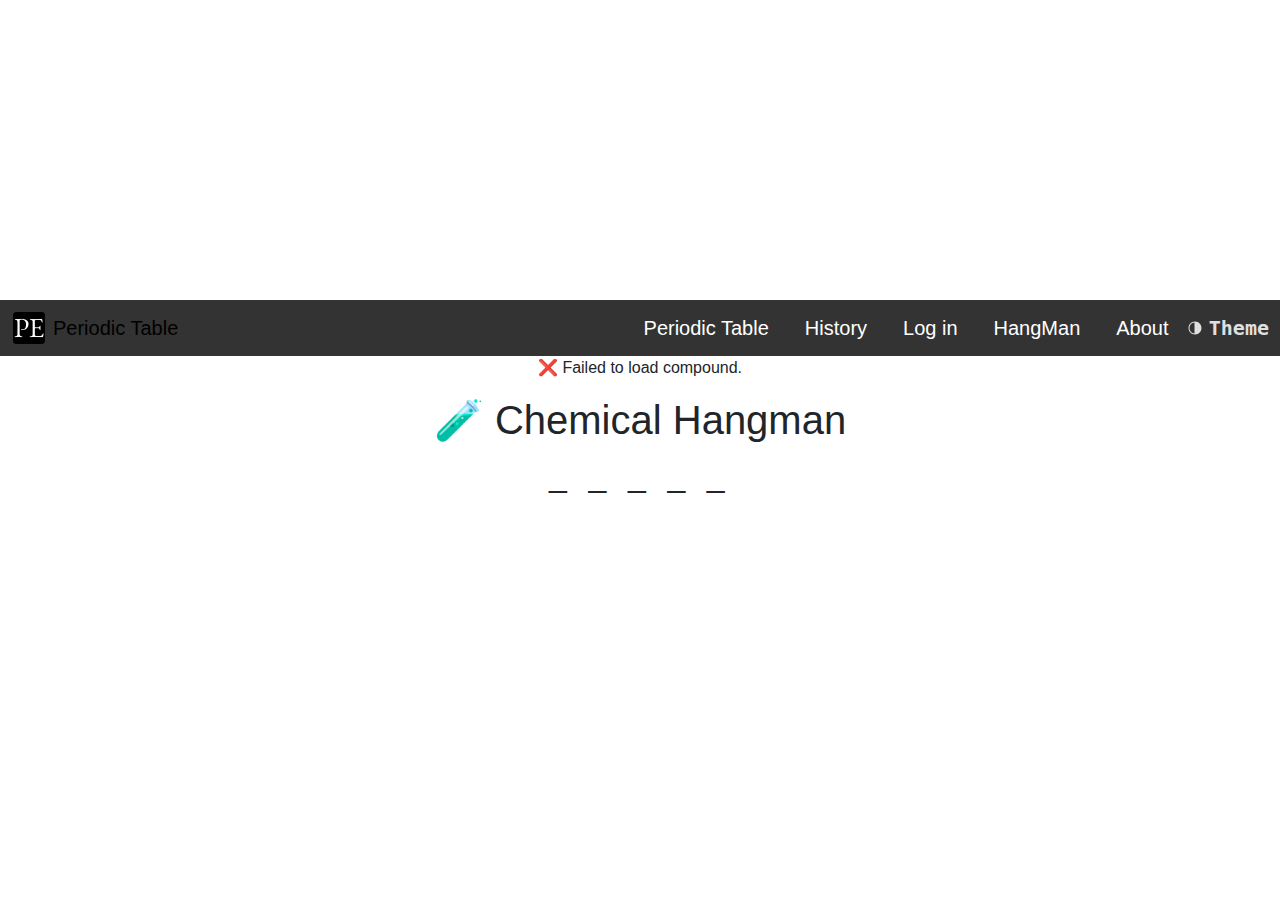
<file: html/hangman.html>
<!DOCTYPE html>
<html lang="en">
<head>
    <meta charset="UTF-8">
    <title>Chemical Hangman</title>
    <link href="https://cdn.jsdelivr.net/npm/bootstrap@5.3.3/dist/css/bootstrap.min.css" rel="stylesheet">
    <link rel="stylesheet" href="../css/style.css">
    <link rel="stylesheet" href="../css/hangman-style.css">
</head>
<body>
<nav class="navbar navbar-expand-lg">
    <div class="container-fluid">
        <a class="navbar-brand d-flex align-items-center" href="../index.html">
            <img src="../pics/logo.png" alt="Logo" width="32" height="32" class="me-2">
            Periodic Table
        </a>
    <button class="navbar-toggler" type="button" data-bs-toggle="collapse" data-bs-target="#navbarNavDropdown" aria-controls="navbarNavDropdown" aria-expanded="false" aria-label="Toggle navigation">
        <span class="navbar-toggler-icon"></span>
    </button>
    </div>
    <div class="collapse navbar-collapse" id="navbarNavDropdown">
        <ul class="navbar-nav">
            <li class="nav-item">
                <a class="nav-link navbar-content" href="periodic-table.html">Periodic Table</a>
            </li>
            <li class="nav-item">
                <a class="nav-link navbar-content" href="history.html">History</a>
            </li>
            <li class="nav-item">
                <a class="nav-link navbar-content log-in-nav-item" href="login.html">Log in</a>
            </li>
            <li class="nav-item">
                <a class="nav-link navbar-content log-in-nav-item navbar-highlighted" href="hangman.html">HangMan</a>
            </li>
            <li class="nav-item">
                <a class="nav-link navbar-content" href="about.html">About</a>
            </li>
        </ul>
    </div>
    <div class="theme-popup">
        <input type="radio" name="theme" id="default" checked="">
        <input type="radio" name="theme" id="light">
        <input type="radio" name="theme" id="dark">
        <input type="checkbox" id="checkbox">
        <label for="checkbox" class="theme-popup__button">
                <span class="theme-popup__icons">
                    <svg class="default" width="16" height="16" viewBox="0 0 16 16" fill="currentColor" xmlns="http://www.w3.org/2000/svg">
                        <path fill-rule="evenodd" clip-rule="evenodd" d="M7.5 2.52267C6.13332 2.64713 4.86254 3.27802 3.9372 4.29146C3.01186 5.3049 2.49882 6.62766 2.49882 8C2.49882 9.37234 3.01186 10.6951 3.9372 11.7085C4.86254 12.722 6.13332 13.3529 7.5 13.4773V2.52267ZM1.5 8C1.5 4.41 4.41 1.5 8 1.5C11.59 1.5 14.5 4.41 14.5 8C14.5 11.59 11.59 14.5 8 14.5C4.41 14.5 1.5 11.59 1.5 8Z" fill="currentColor"></path>
                    </svg>
                    <svg class="sun" width="16" height="16" viewBox="0 0 16 16" fill="currentColor" xmlns="http://www.w3.org/2000/svg">
                        <g clip-path="url(#clip0_78_63)">
                            <path d="M7.99998 3.99256C5.79024 3.99256 3.99254 5.79061 3.99254 8.00035C3.99254 10.2101 5.79024 12.0081 7.99998 12.0081C10.2094 12.0081 12.0074 10.2105 12.0074 8.00035C12.0074 5.79026 10.2094 3.99256 7.99998 3.99256ZM7.99998 2.81453C7.79266 2.81453 7.59383 2.73219 7.4472 2.58563C7.30057 2.43907 7.21814 2.24027 7.21805 2.03295V0.781931C7.21805 0.57455 7.30043 0.375663 7.44707 0.229022C7.59371 0.0823818 7.7926 0 7.99998 0C8.20736 0 8.40625 0.0823818 8.55289 0.229022C8.69953 0.375663 8.78191 0.57455 8.78191 0.781931V2.03295C8.78182 2.24027 8.6994 2.43907 8.55276 2.58563C8.40613 2.73219 8.2073 2.81453 7.99998 2.81453ZM7.99998 13.1851C7.8973 13.1851 7.79562 13.2053 7.70075 13.2446C7.60588 13.2839 7.51968 13.3415 7.44707 13.4141C7.37446 13.4868 7.31687 13.573 7.27757 13.6678C7.23828 13.7627 7.21805 13.8644 7.21805 13.9671V15.2177C7.21805 15.4251 7.30043 15.624 7.44707 15.7706C7.59371 15.9173 7.7926 15.9996 7.99998 15.9996C8.20736 15.9996 8.40625 15.9173 8.55289 15.7706C8.69953 15.624 8.78191 15.4251 8.78191 15.2177V13.9671C8.78182 13.7597 8.69941 13.5609 8.55279 13.4142C8.40617 13.2676 8.20733 13.1852 7.99998 13.1851ZM11.6662 4.33339C11.5197 4.18671 11.4374 3.98785 11.4374 3.78051C11.4374 3.57318 11.5197 3.37432 11.6662 3.22764L12.5509 2.34296C12.6232 2.26911 12.7095 2.21033 12.8047 2.17003C12.8999 2.12972 13.0021 2.1087 13.1055 2.10816C13.2088 2.10762 13.3113 2.12758 13.4069 2.16689C13.5025 2.2062 13.5894 2.26408 13.6625 2.33717C13.7356 2.41026 13.7934 2.49712 13.8327 2.59273C13.872 2.68833 13.892 2.79078 13.8915 2.89415C13.8909 2.99752 13.8699 3.09976 13.8296 3.19494C13.7893 3.29013 13.7305 3.37639 13.6567 3.44872L12.772 4.33339C12.6254 4.48001 12.4265 4.56238 12.2191 4.56238C12.0117 4.56238 11.8129 4.48001 11.6662 4.33339ZM4.33337 11.667C4.26081 11.5943 4.17463 11.5366 4.07976 11.4973C3.98489 11.4579 3.8832 11.4377 3.78049 11.4377C3.67779 11.4377 3.5761 11.4579 3.48123 11.4973C3.38636 11.5366 3.30018 11.5943 3.22762 11.667L2.34294 12.5513C2.19882 12.6984 2.11858 12.8965 2.11966 13.1025C2.12073 13.3084 2.20303 13.5057 2.34867 13.6513C2.49431 13.797 2.69154 13.8793 2.8975 13.8803C3.10347 13.8814 3.30154 13.8012 3.4487 13.657L4.33337 12.772C4.40599 12.6995 4.46361 12.6134 4.50291 12.5186C4.54222 12.4237 4.56245 12.3221 4.56245 12.2195C4.56245 12.1169 4.54222 12.0152 4.50291 11.9204C4.46361 11.8256 4.40599 11.7395 4.33337 11.667ZM13.1851 8C13.1851 7.56811 13.5351 7.21807 13.967 7.21807H15.218C15.3221 7.21585 15.4256 7.23444 15.5224 7.27273C15.6191 7.31102 15.7073 7.36825 15.7817 7.44106C15.8561 7.51387 15.9152 7.6008 15.9555 7.69675C15.9958 7.7927 16.0166 7.89574 16.0166 7.99982C16.0166 8.10391 15.9958 8.20695 15.9555 8.3029C15.9152 8.39884 15.8561 8.48577 15.7817 8.55859C15.7073 8.6314 15.6191 8.68863 15.5224 8.72692C15.4256 8.76521 15.3221 8.78379 15.218 8.78158H13.967C13.8644 8.78162 13.7627 8.76144 13.6678 8.72218C13.573 8.68293 13.4868 8.62536 13.4141 8.55278C13.3415 8.4802 13.2839 8.39403 13.2446 8.29918C13.2053 8.20433 13.1851 8.10267 13.1851 8ZM2.81451 8C2.81451 7.89732 2.79428 7.79564 2.75499 7.70077C2.71569 7.6059 2.65809 7.5197 2.58548 7.44709C2.51288 7.37448 2.42668 7.31689 2.33181 7.27759C2.23694 7.23829 2.13526 7.21807 2.03258 7.21807H0.781912C0.67785 7.21585 0.574393 7.23444 0.477607 7.27273C0.380821 7.31102 0.292654 7.36825 0.218276 7.44106C0.143897 7.51387 0.0848039 7.6008 0.044461 7.69675C0.00411808 7.7927 -0.0166626 7.89574 -0.0166626 7.99982C-0.0166626 8.10391 0.00411808 8.20695 0.044461 8.3029C0.0848039 8.39884 0.143897 8.48577 0.218276 8.55859C0.292654 8.6314 0.380821 8.68863 0.477607 8.72692C0.574393 8.76521 0.67785 8.78379 0.781912 8.78158H2.03293C2.24022 8.78158 2.43901 8.69923 2.58559 8.55266C2.73216 8.40608 2.81451 8.20729 2.81451 8ZM11.6662 11.667C11.8129 11.5204 12.0118 11.4381 12.2191 11.4381C12.4264 11.4381 12.6253 11.5204 12.772 11.667L13.6567 12.5516C13.8033 12.6983 13.8856 12.8971 13.8856 13.1045C13.8855 13.3118 13.8031 13.5106 13.6565 13.6572C13.5839 13.7298 13.4977 13.7874 13.4028 13.8266C13.308 13.8659 13.2063 13.8861 13.1037 13.8861C12.8963 13.8861 12.6975 13.8037 12.5509 13.657L11.6662 12.7724C11.5936 12.6998 11.536 12.6137 11.4967 12.5188C11.4574 12.424 11.4371 12.3223 11.4371 12.2197C11.4371 12.117 11.4574 12.0153 11.4967 11.9205C11.536 11.8257 11.5936 11.7395 11.6662 11.667ZM4.33337 4.33339C4.48 4.18675 4.56237 3.98788 4.56237 3.78051C4.56237 3.57315 4.48 3.37427 4.33337 3.22764L3.4487 2.34331C3.3011 2.20166 3.10386 2.12349 2.89929 2.12558C2.69473 2.12766 2.49913 2.20983 2.35445 2.35447C2.20976 2.4991 2.12753 2.69468 2.12538 2.89924C2.12323 3.10381 2.20133 3.30107 2.34294 3.44872L3.22762 4.33339C3.30018 4.40608 3.38636 4.46374 3.48123 4.50308C3.5761 4.54243 3.67779 4.56268 3.78049 4.56268C3.8832 4.56268 3.98489 4.54243 4.07976 4.50308C4.17463 4.46374 4.26081 4.40608 4.33337 4.33339Z" fill="currentColor"></path>
                        </g>
                        <defs>
                            <clipPath>
                                <rect width="16" height="16" fill="currentColor"></rect>
                            </clipPath>
                        </defs>
                    </svg>
                    <svg class="moon" width="14" height="14" viewBox="0 0 14 14" fill="none" xmlns="http://www.w3.org/2000/svg">
                        <g clip-path="url(#clip0_78_60)">
                            <path d="M7.24135 14C10.1123 13.9981 12.6803 12.2445 13.7367 9.59537C13.7953 9.44832 13.727 9.39266 13.5866 9.46575C12.7818 9.88471 11.888 10.1036 10.9806 10.104C7.86082 10.1042 5.33169 7.57506 5.33188 4.45524C5.3323 3.64636 5.50645 2.84701 5.84254 2.11127C6.17863 1.37552 6.66883 0.720544 7.27996 0.190644C7.42672 0.0486062 7.38444 -0.0171645 7.09498 0.00382823C3.42058 0.029058 0.24231 3.13569 0.24231 7.00113C0.24231 10.8666 3.3758 14.0002 7.24135 14Z" fill="currentColor"></path>
                        </g>
                        <defs>
                            <clipPath>
                                <rect width="14" height="14" fill="currentColor"></rect>
                            </clipPath>
                        </defs>
                    </svg>
                </span>
            Theme
        </label>
        <div class="theme-popup__list-container">
            <ul class="theme-popup__list">
                <li>
                    <label for="default">
                            <span class="theme-popup__icons">
                                <svg width="16" height="16" viewBox="0 0 16 16" fill="currentColor" xmlns="http://www.w3.org/2000/svg">
                                    <path fill-rule="evenodd" clip-rule="evenodd" d="M7.5 2.52267C6.13332 2.64713 4.86254 3.27802 3.9372 4.29146C3.01186 5.3049 2.49882 6.62766 2.49882 8C2.49882 9.37234 3.01186 10.6951 3.9372 11.7085C4.86254 12.722 6.13332 13.3529 7.5 13.4773V2.52267ZM1.5 8C1.5 4.41 4.41 1.5 8 1.5C11.59 1.5 14.5 4.41 14.5 8C14.5 11.59 11.59 14.5 8 14.5C4.41 14.5 1.5 11.59 1.5 8Z" fill="currentColor"></path>
                                </svg>
                            </span>
                        <span>
                            OS Default
                        </span>
                    </label>
                </li>
                <li>
                    <label for="light">
                            <span class="theme-popup__icons">
                                <svg width="16" height="16" viewBox="0 0 16 16" fill="currentColor" xmlns="http://www.w3.org/2000/svg">
                                    <g clip-path="url(#clip0_78_63)">
                                        <path d="M7.99998 3.99256C5.79024 3.99256 3.99254 5.79061 3.99254 8.00035C3.99254 10.2101 5.79024 12.0081 7.99998 12.0081C10.2094 12.0081 12.0074 10.2105 12.0074 8.00035C12.0074 5.79026 10.2094 3.99256 7.99998 3.99256ZM7.99998 2.81453C7.79266 2.81453 7.59383 2.73219 7.4472 2.58563C7.30057 2.43907 7.21814 2.24027 7.21805 2.03295V0.781931C7.21805 0.57455 7.30043 0.375663 7.44707 0.229022C7.59371 0.0823818 7.7926 0 7.99998 0C8.20736 0 8.40625 0.0823818 8.55289 0.229022C8.69953 0.375663 8.78191 0.57455 8.78191 0.781931V2.03295C8.78182 2.24027 8.6994 2.43907 8.55276 2.58563C8.40613 2.73219 8.2073 2.81453 7.99998 2.81453ZM7.99998 13.1851C7.8973 13.1851 7.79562 13.2053 7.70075 13.2446C7.60588 13.2839 7.51968 13.3415 7.44707 13.4141C7.37446 13.4868 7.31687 13.573 7.27757 13.6678C7.23828 13.7627 7.21805 13.8644 7.21805 13.9671V15.2177C7.21805 15.4251 7.30043 15.624 7.44707 15.7706C7.59371 15.9173 7.7926 15.9996 7.99998 15.9996C8.20736 15.9996 8.40625 15.9173 8.55289 15.7706C8.69953 15.624 8.78191 15.4251 8.78191 15.2177V13.9671C8.78182 13.7597 8.69941 13.5609 8.55279 13.4142C8.40617 13.2676 8.20733 13.1852 7.99998 13.1851ZM11.6662 4.33339C11.5197 4.18671 11.4374 3.98785 11.4374 3.78051C11.4374 3.57318 11.5197 3.37432 11.6662 3.22764L12.5509 2.34296C12.6232 2.26911 12.7095 2.21033 12.8047 2.17003C12.8999 2.12972 13.0021 2.1087 13.1055 2.10816C13.2088 2.10762 13.3113 2.12758 13.4069 2.16689C13.5025 2.2062 13.5894 2.26408 13.6625 2.33717C13.7356 2.41026 13.7934 2.49712 13.8327 2.59273C13.872 2.68833 13.892 2.79078 13.8915 2.89415C13.8909 2.99752 13.8699 3.09976 13.8296 3.19494C13.7893 3.29013 13.7305 3.37639 13.6567 3.44872L12.772 4.33339C12.6254 4.48001 12.4265 4.56238 12.2191 4.56238C12.0117 4.56238 11.8129 4.48001 11.6662 4.33339ZM4.33337 11.667C4.26081 11.5943 4.17463 11.5366 4.07976 11.4973C3.98489 11.4579 3.8832 11.4377 3.78049 11.4377C3.67779 11.4377 3.5761 11.4579 3.48123 11.4973C3.38636 11.5366 3.30018 11.5943 3.22762 11.667L2.34294 12.5513C2.19882 12.6984 2.11858 12.8965 2.11966 13.1025C2.12073 13.3084 2.20303 13.5057 2.34867 13.6513C2.49431 13.797 2.69154 13.8793 2.8975 13.8803C3.10347 13.8814 3.30154 13.8012 3.4487 13.657L4.33337 12.772C4.40599 12.6995 4.46361 12.6134 4.50291 12.5186C4.54222 12.4237 4.56245 12.3221 4.56245 12.2195C4.56245 12.1169 4.54222 12.0152 4.50291 11.9204C4.46361 11.8256 4.40599 11.7395 4.33337 11.667ZM13.1851 8C13.1851 7.56811 13.5351 7.21807 13.967 7.21807H15.218C15.3221 7.21585 15.4256 7.23444 15.5224 7.27273C15.6191 7.31102 15.7073 7.36825 15.7817 7.44106C15.8561 7.51387 15.9152 7.6008 15.9555 7.69675C15.9958 7.7927 16.0166 7.89574 16.0166 7.99982C16.0166 8.10391 15.9958 8.20695 15.9555 8.3029C15.9152 8.39884 15.8561 8.48577 15.7817 8.55859C15.7073 8.6314 15.6191 8.68863 15.5224 8.72692C15.4256 8.76521 15.3221 8.78379 15.218 8.78158H13.967C13.8644 8.78162 13.7627 8.76144 13.6678 8.72218C13.573 8.68293 13.4868 8.62536 13.4141 8.55278C13.3415 8.4802 13.2839 8.39403 13.2446 8.29918C13.2053 8.20433 13.1851 8.10267 13.1851 8ZM2.81451 8C2.81451 7.89732 2.79428 7.79564 2.75499 7.70077C2.71569 7.6059 2.65809 7.5197 2.58548 7.44709C2.51288 7.37448 2.42668 7.31689 2.33181 7.27759C2.23694 7.23829 2.13526 7.21807 2.03258 7.21807H0.781912C0.67785 7.21585 0.574393 7.23444 0.477607 7.27273C0.380821 7.31102 0.292654 7.36825 0.218276 7.44106C0.143897 7.51387 0.0848039 7.6008 0.044461 7.69675C0.00411808 7.7927 -0.0166626 7.89574 -0.0166626 7.99982C-0.0166626 8.10391 0.00411808 8.20695 0.044461 8.3029C0.0848039 8.39884 0.143897 8.48577 0.218276 8.55859C0.292654 8.6314 0.380821 8.68863 0.477607 8.72692C0.574393 8.76521 0.67785 8.78379 0.781912 8.78158H2.03293C2.24022 8.78158 2.43901 8.69923 2.58559 8.55266C2.73216 8.40608 2.81451 8.20729 2.81451 8ZM11.6662 11.667C11.8129 11.5204 12.0118 11.4381 12.2191 11.4381C12.4264 11.4381 12.6253 11.5204 12.772 11.667L13.6567 12.5516C13.8033 12.6983 13.8856 12.8971 13.8856 13.1045C13.8855 13.3118 13.8031 13.5106 13.6565 13.6572C13.5839 13.7298 13.4977 13.7874 13.4028 13.8266C13.308 13.8659 13.2063 13.8861 13.1037 13.8861C12.8963 13.8861 12.6975 13.8037 12.5509 13.657L11.6662 12.7724C11.5936 12.6998 11.536 12.6137 11.4967 12.5188C11.4574 12.424 11.4371 12.3223 11.4371 12.2197C11.4371 12.117 11.4574 12.0153 11.4967 11.9205C11.536 11.8257 11.5936 11.7395 11.6662 11.667ZM4.33337 4.33339C4.48 4.18675 4.56237 3.98788 4.56237 3.78051C4.56237 3.57315 4.48 3.37427 4.33337 3.22764L3.4487 2.34331C3.3011 2.20166 3.10386 2.12349 2.89929 2.12558C2.69473 2.12766 2.49913 2.20983 2.35445 2.35447C2.20976 2.4991 2.12753 2.69468 2.12538 2.89924C2.12323 3.10381 2.20133 3.30107 2.34294 3.44872L3.22762 4.33339C3.30018 4.40608 3.38636 4.46374 3.48123 4.50308C3.5761 4.54243 3.67779 4.56268 3.78049 4.56268C3.8832 4.56268 3.98489 4.54243 4.07976 4.50308C4.17463 4.46374 4.26081 4.40608 4.33337 4.33339Z" fill="currentColor"></path>
                                    </g>
                                    <defs>
                                        <clipPath>
                                            <rect width="16" height="16" fill="currentColor"></rect>
                                        </clipPath>
                                    </defs>
                                </svg>
                            </span>
                        <span>
                            Light
                        </span>
                    </label>
                </li>
                <li>
                    <label for="dark">
                            <span class="theme-popup__icons">
                                <svg width="14" height="14" viewBox="0 0 14 14" fill="currentColor" xmlns="http://www.w3.org/2000/svg">
                                    <g clip-path="url(#clip0_78_60)">
                                        <path d="M7.24135 14C10.1123 13.9981 12.6803 12.2445 13.7367 9.59537C13.7953 9.44832 13.727 9.39266 13.5866 9.46575C12.7818 9.88471 11.888 10.1036 10.9806 10.104C7.86082 10.1042 5.33169 7.57506 5.33188 4.45524C5.3323 3.64636 5.50645 2.84701 5.84254 2.11127C6.17863 1.37552 6.66883 0.720544 7.27996 0.190644C7.42672 0.0486062 7.38444 -0.0171645 7.09498 0.00382823C3.42058 0.029058 0.24231 3.13569 0.24231 7.00113C0.24231 10.8666 3.3758 14.0002 7.24135 14Z" fill="currentColor"></path>
                                    </g>
                                    <defs>
                                        <clipPath>
                                            <rect width="14" height="14" fill="currentColor"></rect>
                                        </clipPath>
                                    </defs>
                                </svg>
                            </span>
                        <span>
                            Dark
                        </span>
                    </label>
                </li>
            </ul>
        </div>
    </div>
</nav>
<p id="status"></p>
<h1>🧪 Chemical Hangman</h1>
<p id="word">_ _ _ _ _</p>
<div id="letters"></div>
<div id="used_letters"></div>

<script src="../scripts/game.js"></script>
<script src="https://cdn.jsdelivr.net/npm/bootstrap@5.3.3/dist/js/bootstrap.bundle.min.js" integrity="sha384-YvpcrYf0tY3lHB60NNkmXc5s9fDVZLESaAA55NDzOxhy9GkcIdslK1eN7N6jIeHz" crossorigin="anonymous"></script>
</body>
</html>
</file>
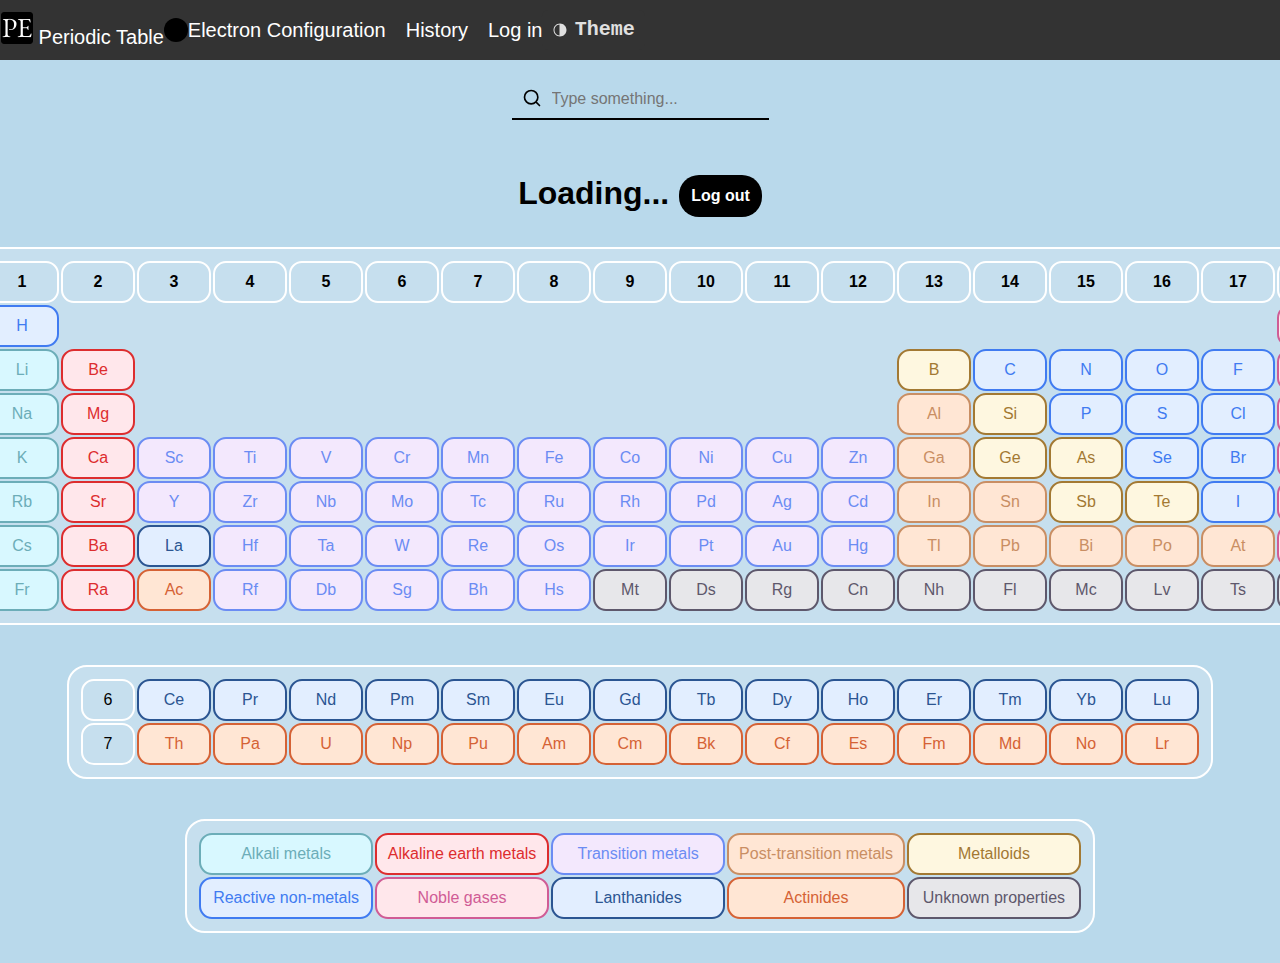
<file: html/periodic-table.html>
<!DOCTYPE html>
<html lang="en">
<head>
    <meta charset="utf-8">
    <meta http-equiv="X-UA-Compatible" content="IE=edge">
    <title>Periodic Table</title>
    <meta name="description" content="">
    <link rel="icon" type="favicon" href="/pics/logo.png">
    <meta name="viewport" content="width=device-width, initial-scale=1">
    <!-- <link href="https://cdn.jsdelivr.net/npm/bootstrap@5.3.3/dist/css/bootstrap.min.css" rel="stylesheet" integrity="sha384-QWTKZyjpPEjISv5WaRU9OFeRpok6YctnYmDr5pNlyT2bRjXh0JMhjY6hW+ALEwIH" crossorigin="anonymous"> -->
    <link rel="stylesheet" href="/css/periodic-table-style.css">
    <link rel="stylesheet" href="/css/style.css">
    <script src="../script.js" defer></script>
</head>
<body id="mainpage">
    <nav class="navbar navbar-expand-lg">
        <div class="container-fluid">
            <div class="container-fluid">
                <a class="navbar-brand navbar-content" href="periodic-table.html">
                    <img src="../pics/logo.png" alt="Logo" width="32" height="32" class="d-inline-block align-text-top navbar-logo">
                    Periodic Table
                </a>
            </div>
            <button class="navbar-toggler" type="button" data-bs-toggle="collapse" data-bs-target="#navbarNavDropdown" aria-controls="navbarNavDropdown" aria-expanded="false" aria-label="Toggle navigation">
                <span class="navbar-toggler-icon"></span>
            </button>
            <div class="collapse navbar-collapse" id="navbarNavDropdown">
                <ul class="navbar-nav">
                    <li class="nav-item">
                        <a class="nav-link navbar-content" href="periodic-table.html">Electron Configuration</a>
                    </li>
                    <li class="nav-item">
                        <a class="nav-link navbar-content" href="../index.html">History</a>
                    </li>
                    <li class="nav-item">
                        <a class="nav-link navbar-content" href="login.html">Log in</a>
                    </li>
                </ul>
            </div>
            <div class="theme-popup">
                <input type="radio" name="theme" id="default" checked="">
                <input type="radio" name="theme" id="light">
                <input type="radio" name="theme" id="dark">
                <input type="checkbox" id="checkbox">
                <label for="checkbox" class="theme-popup__button">
                    <span class="theme-popup__icons">
                        <svg class="default" width="16" height="16" viewBox="0 0 16 16" fill="currentColor" xmlns="http://www.w3.org/2000/svg">
                            <path fill-rule="evenodd" clip-rule="evenodd" d="M7.5 2.52267C6.13332 2.64713 4.86254 3.27802 3.9372 4.29146C3.01186 5.3049 2.49882 6.62766 2.49882 8C2.49882 9.37234 3.01186 10.6951 3.9372 11.7085C4.86254 12.722 6.13332 13.3529 7.5 13.4773V2.52267ZM1.5 8C1.5 4.41 4.41 1.5 8 1.5C11.59 1.5 14.5 4.41 14.5 8C14.5 11.59 11.59 14.5 8 14.5C4.41 14.5 1.5 11.59 1.5 8Z" fill="currentColor"></path>
                        </svg>
                        <svg class="sun" width="16" height="16" viewBox="0 0 16 16" fill="currentColor" xmlns="http://www.w3.org/2000/svg">
                            <g clip-path="url(#clip0_78_63)">
                                <path d="M7.99998 3.99256C5.79024 3.99256 3.99254 5.79061 3.99254 8.00035C3.99254 10.2101 5.79024 12.0081 7.99998 12.0081C10.2094 12.0081 12.0074 10.2105 12.0074 8.00035C12.0074 5.79026 10.2094 3.99256 7.99998 3.99256ZM7.99998 2.81453C7.79266 2.81453 7.59383 2.73219 7.4472 2.58563C7.30057 2.43907 7.21814 2.24027 7.21805 2.03295V0.781931C7.21805 0.57455 7.30043 0.375663 7.44707 0.229022C7.59371 0.0823818 7.7926 0 7.99998 0C8.20736 0 8.40625 0.0823818 8.55289 0.229022C8.69953 0.375663 8.78191 0.57455 8.78191 0.781931V2.03295C8.78182 2.24027 8.6994 2.43907 8.55276 2.58563C8.40613 2.73219 8.2073 2.81453 7.99998 2.81453ZM7.99998 13.1851C7.8973 13.1851 7.79562 13.2053 7.70075 13.2446C7.60588 13.2839 7.51968 13.3415 7.44707 13.4141C7.37446 13.4868 7.31687 13.573 7.27757 13.6678C7.23828 13.7627 7.21805 13.8644 7.21805 13.9671V15.2177C7.21805 15.4251 7.30043 15.624 7.44707 15.7706C7.59371 15.9173 7.7926 15.9996 7.99998 15.9996C8.20736 15.9996 8.40625 15.9173 8.55289 15.7706C8.69953 15.624 8.78191 15.4251 8.78191 15.2177V13.9671C8.78182 13.7597 8.69941 13.5609 8.55279 13.4142C8.40617 13.2676 8.20733 13.1852 7.99998 13.1851ZM11.6662 4.33339C11.5197 4.18671 11.4374 3.98785 11.4374 3.78051C11.4374 3.57318 11.5197 3.37432 11.6662 3.22764L12.5509 2.34296C12.6232 2.26911 12.7095 2.21033 12.8047 2.17003C12.8999 2.12972 13.0021 2.1087 13.1055 2.10816C13.2088 2.10762 13.3113 2.12758 13.4069 2.16689C13.5025 2.2062 13.5894 2.26408 13.6625 2.33717C13.7356 2.41026 13.7934 2.49712 13.8327 2.59273C13.872 2.68833 13.892 2.79078 13.8915 2.89415C13.8909 2.99752 13.8699 3.09976 13.8296 3.19494C13.7893 3.29013 13.7305 3.37639 13.6567 3.44872L12.772 4.33339C12.6254 4.48001 12.4265 4.56238 12.2191 4.56238C12.0117 4.56238 11.8129 4.48001 11.6662 4.33339ZM4.33337 11.667C4.26081 11.5943 4.17463 11.5366 4.07976 11.4973C3.98489 11.4579 3.8832 11.4377 3.78049 11.4377C3.67779 11.4377 3.5761 11.4579 3.48123 11.4973C3.38636 11.5366 3.30018 11.5943 3.22762 11.667L2.34294 12.5513C2.19882 12.6984 2.11858 12.8965 2.11966 13.1025C2.12073 13.3084 2.20303 13.5057 2.34867 13.6513C2.49431 13.797 2.69154 13.8793 2.8975 13.8803C3.10347 13.8814 3.30154 13.8012 3.4487 13.657L4.33337 12.772C4.40599 12.6995 4.46361 12.6134 4.50291 12.5186C4.54222 12.4237 4.56245 12.3221 4.56245 12.2195C4.56245 12.1169 4.54222 12.0152 4.50291 11.9204C4.46361 11.8256 4.40599 11.7395 4.33337 11.667ZM13.1851 8C13.1851 7.56811 13.5351 7.21807 13.967 7.21807H15.218C15.3221 7.21585 15.4256 7.23444 15.5224 7.27273C15.6191 7.31102 15.7073 7.36825 15.7817 7.44106C15.8561 7.51387 15.9152 7.6008 15.9555 7.69675C15.9958 7.7927 16.0166 7.89574 16.0166 7.99982C16.0166 8.10391 15.9958 8.20695 15.9555 8.3029C15.9152 8.39884 15.8561 8.48577 15.7817 8.55859C15.7073 8.6314 15.6191 8.68863 15.5224 8.72692C15.4256 8.76521 15.3221 8.78379 15.218 8.78158H13.967C13.8644 8.78162 13.7627 8.76144 13.6678 8.72218C13.573 8.68293 13.4868 8.62536 13.4141 8.55278C13.3415 8.4802 13.2839 8.39403 13.2446 8.29918C13.2053 8.20433 13.1851 8.10267 13.1851 8ZM2.81451 8C2.81451 7.89732 2.79428 7.79564 2.75499 7.70077C2.71569 7.6059 2.65809 7.5197 2.58548 7.44709C2.51288 7.37448 2.42668 7.31689 2.33181 7.27759C2.23694 7.23829 2.13526 7.21807 2.03258 7.21807H0.781912C0.67785 7.21585 0.574393 7.23444 0.477607 7.27273C0.380821 7.31102 0.292654 7.36825 0.218276 7.44106C0.143897 7.51387 0.0848039 7.6008 0.044461 7.69675C0.00411808 7.7927 -0.0166626 7.89574 -0.0166626 7.99982C-0.0166626 8.10391 0.00411808 8.20695 0.044461 8.3029C0.0848039 8.39884 0.143897 8.48577 0.218276 8.55859C0.292654 8.6314 0.380821 8.68863 0.477607 8.72692C0.574393 8.76521 0.67785 8.78379 0.781912 8.78158H2.03293C2.24022 8.78158 2.43901 8.69923 2.58559 8.55266C2.73216 8.40608 2.81451 8.20729 2.81451 8ZM11.6662 11.667C11.8129 11.5204 12.0118 11.4381 12.2191 11.4381C12.4264 11.4381 12.6253 11.5204 12.772 11.667L13.6567 12.5516C13.8033 12.6983 13.8856 12.8971 13.8856 13.1045C13.8855 13.3118 13.8031 13.5106 13.6565 13.6572C13.5839 13.7298 13.4977 13.7874 13.4028 13.8266C13.308 13.8659 13.2063 13.8861 13.1037 13.8861C12.8963 13.8861 12.6975 13.8037 12.5509 13.657L11.6662 12.7724C11.5936 12.6998 11.536 12.6137 11.4967 12.5188C11.4574 12.424 11.4371 12.3223 11.4371 12.2197C11.4371 12.117 11.4574 12.0153 11.4967 11.9205C11.536 11.8257 11.5936 11.7395 11.6662 11.667ZM4.33337 4.33339C4.48 4.18675 4.56237 3.98788 4.56237 3.78051C4.56237 3.57315 4.48 3.37427 4.33337 3.22764L3.4487 2.34331C3.3011 2.20166 3.10386 2.12349 2.89929 2.12558C2.69473 2.12766 2.49913 2.20983 2.35445 2.35447C2.20976 2.4991 2.12753 2.69468 2.12538 2.89924C2.12323 3.10381 2.20133 3.30107 2.34294 3.44872L3.22762 4.33339C3.30018 4.40608 3.38636 4.46374 3.48123 4.50308C3.5761 4.54243 3.67779 4.56268 3.78049 4.56268C3.8832 4.56268 3.98489 4.54243 4.07976 4.50308C4.17463 4.46374 4.26081 4.40608 4.33337 4.33339Z" fill="currentColor"></path>
                            </g>
                            <defs>
                                <clipPath>
                                    <rect width="16" height="16" fill="currentColor"></rect>
                                </clipPath>
                            </defs>
                        </svg>
                        <svg class="moon" width="14" height="14" viewBox="0 0 14 14" fill="none" xmlns="http://www.w3.org/2000/svg">
                            <g clip-path="url(#clip0_78_60)">
                                <path d="M7.24135 14C10.1123 13.9981 12.6803 12.2445 13.7367 9.59537C13.7953 9.44832 13.727 9.39266 13.5866 9.46575C12.7818 9.88471 11.888 10.1036 10.9806 10.104C7.86082 10.1042 5.33169 7.57506 5.33188 4.45524C5.3323 3.64636 5.50645 2.84701 5.84254 2.11127C6.17863 1.37552 6.66883 0.720544 7.27996 0.190644C7.42672 0.0486062 7.38444 -0.0171645 7.09498 0.00382823C3.42058 0.029058 0.24231 3.13569 0.24231 7.00113C0.24231 10.8666 3.3758 14.0002 7.24135 14Z" fill="currentColor"></path>
                            </g>
                            <defs>
                                <clipPath>
                                    <rect width="14" height="14" fill="currentColor"></rect>
                                </clipPath>
                            </defs>
                        </svg>
                    </span>
                    Theme
                </label>
                <div class="theme-popup__list-container">
                    <ul class="theme-popup__list">
                        <li>
                            <label for="default">
                                <span class="theme-popup__icons">
                                    <svg width="16" height="16" viewBox="0 0 16 16" fill="currentColor" xmlns="http://www.w3.org/2000/svg">
                                        <path fill-rule="evenodd" clip-rule="evenodd" d="M7.5 2.52267C6.13332 2.64713 4.86254 3.27802 3.9372 4.29146C3.01186 5.3049 2.49882 6.62766 2.49882 8C2.49882 9.37234 3.01186 10.6951 3.9372 11.7085C4.86254 12.722 6.13332 13.3529 7.5 13.4773V2.52267ZM1.5 8C1.5 4.41 4.41 1.5 8 1.5C11.59 1.5 14.5 4.41 14.5 8C14.5 11.59 11.59 14.5 8 14.5C4.41 14.5 1.5 11.59 1.5 8Z" fill="currentColor"></path>
                                    </svg>
                                </span>
                                <span>
                                    OS Default
                                </span>
                            </label>
                        </li>
                        <li>
                            <label for="light">
                                <span class="theme-popup__icons">
                                    <svg width="16" height="16" viewBox="0 0 16 16" fill="currentColor" xmlns="http://www.w3.org/2000/svg">
                                        <g clip-path="url(#clip0_78_63)">
                                            <path d="M7.99998 3.99256C5.79024 3.99256 3.99254 5.79061 3.99254 8.00035C3.99254 10.2101 5.79024 12.0081 7.99998 12.0081C10.2094 12.0081 12.0074 10.2105 12.0074 8.00035C12.0074 5.79026 10.2094 3.99256 7.99998 3.99256ZM7.99998 2.81453C7.79266 2.81453 7.59383 2.73219 7.4472 2.58563C7.30057 2.43907 7.21814 2.24027 7.21805 2.03295V0.781931C7.21805 0.57455 7.30043 0.375663 7.44707 0.229022C7.59371 0.0823818 7.7926 0 7.99998 0C8.20736 0 8.40625 0.0823818 8.55289 0.229022C8.69953 0.375663 8.78191 0.57455 8.78191 0.781931V2.03295C8.78182 2.24027 8.6994 2.43907 8.55276 2.58563C8.40613 2.73219 8.2073 2.81453 7.99998 2.81453ZM7.99998 13.1851C7.8973 13.1851 7.79562 13.2053 7.70075 13.2446C7.60588 13.2839 7.51968 13.3415 7.44707 13.4141C7.37446 13.4868 7.31687 13.573 7.27757 13.6678C7.23828 13.7627 7.21805 13.8644 7.21805 13.9671V15.2177C7.21805 15.4251 7.30043 15.624 7.44707 15.7706C7.59371 15.9173 7.7926 15.9996 7.99998 15.9996C8.20736 15.9996 8.40625 15.9173 8.55289 15.7706C8.69953 15.624 8.78191 15.4251 8.78191 15.2177V13.9671C8.78182 13.7597 8.69941 13.5609 8.55279 13.4142C8.40617 13.2676 8.20733 13.1852 7.99998 13.1851ZM11.6662 4.33339C11.5197 4.18671 11.4374 3.98785 11.4374 3.78051C11.4374 3.57318 11.5197 3.37432 11.6662 3.22764L12.5509 2.34296C12.6232 2.26911 12.7095 2.21033 12.8047 2.17003C12.8999 2.12972 13.0021 2.1087 13.1055 2.10816C13.2088 2.10762 13.3113 2.12758 13.4069 2.16689C13.5025 2.2062 13.5894 2.26408 13.6625 2.33717C13.7356 2.41026 13.7934 2.49712 13.8327 2.59273C13.872 2.68833 13.892 2.79078 13.8915 2.89415C13.8909 2.99752 13.8699 3.09976 13.8296 3.19494C13.7893 3.29013 13.7305 3.37639 13.6567 3.44872L12.772 4.33339C12.6254 4.48001 12.4265 4.56238 12.2191 4.56238C12.0117 4.56238 11.8129 4.48001 11.6662 4.33339ZM4.33337 11.667C4.26081 11.5943 4.17463 11.5366 4.07976 11.4973C3.98489 11.4579 3.8832 11.4377 3.78049 11.4377C3.67779 11.4377 3.5761 11.4579 3.48123 11.4973C3.38636 11.5366 3.30018 11.5943 3.22762 11.667L2.34294 12.5513C2.19882 12.6984 2.11858 12.8965 2.11966 13.1025C2.12073 13.3084 2.20303 13.5057 2.34867 13.6513C2.49431 13.797 2.69154 13.8793 2.8975 13.8803C3.10347 13.8814 3.30154 13.8012 3.4487 13.657L4.33337 12.772C4.40599 12.6995 4.46361 12.6134 4.50291 12.5186C4.54222 12.4237 4.56245 12.3221 4.56245 12.2195C4.56245 12.1169 4.54222 12.0152 4.50291 11.9204C4.46361 11.8256 4.40599 11.7395 4.33337 11.667ZM13.1851 8C13.1851 7.56811 13.5351 7.21807 13.967 7.21807H15.218C15.3221 7.21585 15.4256 7.23444 15.5224 7.27273C15.6191 7.31102 15.7073 7.36825 15.7817 7.44106C15.8561 7.51387 15.9152 7.6008 15.9555 7.69675C15.9958 7.7927 16.0166 7.89574 16.0166 7.99982C16.0166 8.10391 15.9958 8.20695 15.9555 8.3029C15.9152 8.39884 15.8561 8.48577 15.7817 8.55859C15.7073 8.6314 15.6191 8.68863 15.5224 8.72692C15.4256 8.76521 15.3221 8.78379 15.218 8.78158H13.967C13.8644 8.78162 13.7627 8.76144 13.6678 8.72218C13.573 8.68293 13.4868 8.62536 13.4141 8.55278C13.3415 8.4802 13.2839 8.39403 13.2446 8.29918C13.2053 8.20433 13.1851 8.10267 13.1851 8ZM2.81451 8C2.81451 7.89732 2.79428 7.79564 2.75499 7.70077C2.71569 7.6059 2.65809 7.5197 2.58548 7.44709C2.51288 7.37448 2.42668 7.31689 2.33181 7.27759C2.23694 7.23829 2.13526 7.21807 2.03258 7.21807H0.781912C0.67785 7.21585 0.574393 7.23444 0.477607 7.27273C0.380821 7.31102 0.292654 7.36825 0.218276 7.44106C0.143897 7.51387 0.0848039 7.6008 0.044461 7.69675C0.00411808 7.7927 -0.0166626 7.89574 -0.0166626 7.99982C-0.0166626 8.10391 0.00411808 8.20695 0.044461 8.3029C0.0848039 8.39884 0.143897 8.48577 0.218276 8.55859C0.292654 8.6314 0.380821 8.68863 0.477607 8.72692C0.574393 8.76521 0.67785 8.78379 0.781912 8.78158H2.03293C2.24022 8.78158 2.43901 8.69923 2.58559 8.55266C2.73216 8.40608 2.81451 8.20729 2.81451 8ZM11.6662 11.667C11.8129 11.5204 12.0118 11.4381 12.2191 11.4381C12.4264 11.4381 12.6253 11.5204 12.772 11.667L13.6567 12.5516C13.8033 12.6983 13.8856 12.8971 13.8856 13.1045C13.8855 13.3118 13.8031 13.5106 13.6565 13.6572C13.5839 13.7298 13.4977 13.7874 13.4028 13.8266C13.308 13.8659 13.2063 13.8861 13.1037 13.8861C12.8963 13.8861 12.6975 13.8037 12.5509 13.657L11.6662 12.7724C11.5936 12.6998 11.536 12.6137 11.4967 12.5188C11.4574 12.424 11.4371 12.3223 11.4371 12.2197C11.4371 12.117 11.4574 12.0153 11.4967 11.9205C11.536 11.8257 11.5936 11.7395 11.6662 11.667ZM4.33337 4.33339C4.48 4.18675 4.56237 3.98788 4.56237 3.78051C4.56237 3.57315 4.48 3.37427 4.33337 3.22764L3.4487 2.34331C3.3011 2.20166 3.10386 2.12349 2.89929 2.12558C2.69473 2.12766 2.49913 2.20983 2.35445 2.35447C2.20976 2.4991 2.12753 2.69468 2.12538 2.89924C2.12323 3.10381 2.20133 3.30107 2.34294 3.44872L3.22762 4.33339C3.30018 4.40608 3.38636 4.46374 3.48123 4.50308C3.5761 4.54243 3.67779 4.56268 3.78049 4.56268C3.8832 4.56268 3.98489 4.54243 4.07976 4.50308C4.17463 4.46374 4.26081 4.40608 4.33337 4.33339Z" fill="currentColor"></path>
                                        </g>
                                        <defs>
                                            <clipPath>
                                                <rect width="16" height="16" fill="currentColor"></rect>
                                            </clipPath>
                                        </defs>
                                    </svg>
                                </span>
                                <span>
                                    Light
                                </span>
                            </label>
                        </li>
                        <li>
                            <label for="dark">
                                <span class="theme-popup__icons">
                                    <svg width="14" height="14" viewBox="0 0 14 14" fill="currentColor" xmlns="http://www.w3.org/2000/svg">
                                        <g clip-path="url(#clip0_78_60)">
                                            <path d="M7.24135 14C10.1123 13.9981 12.6803 12.2445 13.7367 9.59537C13.7953 9.44832 13.727 9.39266 13.5866 9.46575C12.7818 9.88471 11.888 10.1036 10.9806 10.104C7.86082 10.1042 5.33169 7.57506 5.33188 4.45524C5.3323 3.64636 5.50645 2.84701 5.84254 2.11127C6.17863 1.37552 6.66883 0.720544 7.27996 0.190644C7.42672 0.0486062 7.38444 -0.0171645 7.09498 0.00382823C3.42058 0.029058 0.24231 3.13569 0.24231 7.00113C0.24231 10.8666 3.3758 14.0002 7.24135 14Z" fill="currentColor"></path>
                                        </g>
                                        <defs>
                                            <clipPath>
                                                <rect width="14" height="14" fill="currentColor"></rect>
                                            </clipPath>
                                        </defs>
                                    </svg>
                                </span>
                                <span>
                                    Night
                                </span>
                            </label>
                        </li>
                    </ul>
                </div>
            </div>
        </div>
    </nav>
    <div id="main-content">
        <!-- From Uiverse.io by LeonKohli -->
        <div class="ui-input-container">
            <label>
                <input
                        required=""
                        placeholder="Type something..."
                        class="ui-input"
                        type="text"
                />
            </label>
            <div class="ui-input-underline"></div>
            <div class="ui-input-highlight"></div>
            <div class="ui-input-icon">
                <svg xmlns="http://www.w3.org/2000/svg" fill="none" viewBox="0 0 24 24">
                    <path
                            stroke-linejoin="round"
                            stroke-linecap="round"
                            stroke-width="2"
                            stroke="currentColor"
                            d="M21 21L16.65 16.65M19 11C19 15.4183 15.4183 19 11 19C6.58172 19 3 15.4183 3 11C3 6.58172 6.58172 3 11 3C15.4183 3 19 6.58172 19 11Z"
                    ></path>
                </svg>
            </div>
            <div id="result"></div>
        </div>
        <div id="user-info">
            <h1 id="welcomeMessage">Loading...</h1>
            <button id="logout-button">Log out</button>
        </div>

        <table class="outer-group">
            <tr>
                <th class="invisible"></th>
                <th>1</th>
                <th>2</th>
                <th>3</th>
                <th>4</th>
                <th>5</th>
                <th>6</th>
                <th>7</th>
                <th>8</th>
                <th>9</th>
                <th>10</th>
                <th>11</th>
                <th>12</th>
                <th>13</th>
                <th>14</th>
                <th>15</th>
                <th>16</th>
                <th>17</th>
                <th>18</th>
            </tr>
            <tr>
                <td class="period">1</td>
                <td class="reactive-non-metal"><a target="blank" href="https://en.wikipedia.org/wiki/Hydrogen" title="Hydrogen">H</a></td>
                <td class="invisible"></td>
                <td class="invisible"></td>
                <td class="invisible"></td>
                <td class="invisible"></td>
                <td class="invisible"></td>
                <td class="invisible"></td>
                <td class="invisible"></td>
                <td class="invisible"></td>
                <td class="invisible"></td>
                <td class="invisible"></td>
                <td class="invisible"></td>
                <td class="invisible"></td>
                <td class="invisible"></td>
                <td class="invisible"></td>
                <td class="invisible"></td>
                <td class="invisible"></td>
                <td class="noble-gas"><a target="blank" href="https://en.wikipedia.org/wiki/Helium" title="Helium">He</a></td>
            </tr>
            <tr>
                <td class="period">2</td>
                <td class="alkali-metal"><a target="blank" href="https://en.wikipedia.org/wiki/Lithium" title="Lithium">Li</a></td>
                <td class="alkaline-earth-metal"><a target="blank" href="https://en.wikipedia.org/wiki/Beryllium" title="Beryllium">Be</a></td>
                <td class="invisible"></td>
                <td class="invisible"></td>
                <td class="invisible"></td>
                <td class="invisible"></td>
                <td class="invisible"></td>
                <td class="invisible"></td>
                <td class="invisible"></td>
                <td class="invisible"></td>
                <td class="invisible"></td>
                <td class="invisible"></td>
                <td class="metalloid"><a target="blank" href="https://en.wikipedia.org/wiki/Boron" title="Boron">B</a></td>
                <td class="reactive-non-metal"><a target="blank" href="https://en.wikipedia.org/wiki/Carbon" title="Carbon">C</a></td>
                <td class="reactive-non-metal"><a target="blank" href="https://en.wikipedia.org/wiki/Nitrogen" title="Nitrogen">N</a></td>
                <td class="reactive-non-metal"><a target="blank" href="https://en.wikipedia.org/wiki/Oxygen" title="Oxygen">O</a></td>
                <td class="reactive-non-metal"><a target="blank" href="https://en.wikipedia.org/wiki/Fluorine" title="Fluorine">F</a></td>
                <td class="noble-gas"><a target="blank" href="https://en.wikipedia.org/wiki/Neon" title="Neon">Ne</a></td>
            </tr>
            <tr>
                <td class="period">3</td>
                <td class="alkali-metal"><a target="blank" href="https://en.wikipedia.org/wiki/Sodium" title="Sodium">Na</a></td>
                <td class="alkaline-earth-metal"><a target="blank" href="https://en.wikipedia.org/wiki/Magnesium" title="Magnesium">Mg</a></td>
                <td class="invisible"></td>
                <td class="invisible"></td>
                <td class="invisible"></td>
                <td class="invisible"></td>
                <td class="invisible"></td>
                <td class="invisible"></td>
                <td class="invisible"></td>
                <td class="invisible"></td>
                <td class="invisible"></td>
                <td class="invisible"></td>
                <td class="post-transition-metal"><a target="blank" href="https://en.wikipedia.org/wiki/Aluminium" title="Aluminium">Al</a></td>
                <td class="metalloid"><a target="blank" href="https://en.wikipedia.org/wiki/Silicon" title="Silicon">Si</a></td>
                <td class="reactive-non-metal"><a target="blank" href="https://en.wikipedia.org/wiki/Phosphorus" title="Phosphorus">P</a></td>
                <td class="reactive-non-metal"><a target="blank" href="https://en.wikipedia.org/wiki/Sulfur" title="Sulfur">S</a></td>
                <td class="reactive-non-metal"><a target="blank" href="https://en.wikipedia.org/wiki/Chlorine" title="Chlorine">Cl</a></td>
                <td class="noble-gas"><a target="blank" href="https://en.wikipedia.org/wiki/Argon" title="Argon">Ar</a></td>
            </tr>
            <tr>
                <td class="period">4</td>
                <td class="alkali-metal"><a target="blank" href="https://en.wikipedia.org/wiki/Potassium" title="Potassium">K</a></td>
                <td class="alkaline-earth-metal"><a target="blank" href="https://en.wikipedia.org/wiki/Calcium" title="Calcium">Ca</a></td>
                <td class="transition-metal"><a target="blank" href="https://en.wikipedia.org/wiki/Scandium" title="Scandium">Sc</a></td>
                <td class="transition-metal"><a target="blank" href="https://en.wikipedia.org/wiki/Titanium" title="Titanium">Ti</a></td>
                <td class="transition-metal"><a target="blank" href="https://en.wikipedia.org/wiki/Vanadium" title="Vanadium">V</a></td>
                <td class="transition-metal"><a target="blank" href="https://en.wikipedia.org/wiki/Chromium" title="Chromium">Cr</a></td>
                <td class="transition-metal"><a target="blank" href="https://en.wikipedia.org/wiki/Manganese" title="Manganese">Mn</a></td>
                <td class="transition-metal"><a target="blank" href="https://en.wikipedia.org/wiki/Iron" title="Iron">Fe</a></td>
                <td class="transition-metal"><a target="blank" href="https://en.wikipedia.org/wiki/Cobalt" title="Cobalt">Co</a></td>
                <td class="transition-metal"><a target="blank" href="https://en.wikipedia.org/wiki/Nickel" title="Nickel">Ni</a></td>
                <td class="transition-metal"><a target="blank" href="https://en.wikipedia.org/wiki/Copper" title="Copper">Cu</a></td>
                <td class="transition-metal"><a target="blank" href="https://en.wikipedia.org/wiki/Zinc" title="Zinc">Zn</a></td>
                <td class="post-transition-metal"><a target="blank" href="https://en.wikipedia.org/wiki/Gallium" title="Gallium">Ga</a></td>
                <td class="metalloid"><a target="blank" href="https://en.wikipedia.org/wiki/Germanium" title="Germanium">Ge</a></td>
                <td class="metalloid"><a target="blank" href="https://en.wikipedia.org/wiki/Arsenic" title="Arsenic">As</a></td>
                <td class="reactive-non-metal"><a target="blank" href="https://en.wikipedia.org/wiki/Selenium" title="Selenium">Se</a></td>
                <td class="reactive-non-metal"><a target="blank" href="https://en.wikipedia.org/wiki/Bromine" title="Bromine">Br</a></td>
                <td class="noble-gas"><a target="blank" href="https://en.wikipedia.org/wiki/Krypton" title="Krypton">Kr</a></td>
            </tr>
            <tr>
                <td class="period">5</td>
                <td class="alkali-metal"><a target="blank" href="https://en.wikipedia.org/wiki/Rubidium" title="Rubidium">Rb</a></td>
                <td class="alkaline-earth-metal"><a target="blank" href="https://en.wikipedia.org/wiki/Strontium" title="Strontium">Sr</a></td>
                <td class="transition-metal"><a target="blank" href="https://en.wikipedia.org/wiki/Yttrium" title="Yttrium">Y</a></td>
                <td class="transition-metal"><a target="blank" href="https://en.wikipedia.org/wiki/Zirconium" title="Zirconium">Zr</a></td>
                <td class="transition-metal"><a target="blank" href="https://en.wikipedia.org/wiki/Niobium" title="Niobium">Nb</a></td>
                <td class="transition-metal"><a target="blank" href="https://en.wikipedia.org/wiki/Molybdenum" title="Molybdenum">Mo</a></td>
                <td class="transition-metal"><a target="blank" href="https://en.wikipedia.org/wiki/Technetium" title="Technetium">Tc</a></td>
                <td class="transition-metal"><a target="blank" href="https://en.wikipedia.org/wiki/Ruthenium" title="Ruthenium">Ru</a></td>
                <td class="transition-metal"><a target="blank" href="https://en.wikipedia.org/wiki/Rhodium" title="Rhodium">Rh</a></td>
                <td class="transition-metal"><a target="blank" href="https://en.wikipedia.org/wiki/Palladium" title="Palladium">Pd</a></td>
                <td class="transition-metal"><a target="blank" href="https://en.wikipedia.org/wiki/Silver" title="Silver">Ag</a></td>
                <td class="transition-metal"><a target="blank" href="https://en.wikipedia.org/wiki/Cadmium" title="Cadmium">Cd</a></td>
                <td class="post-transition-metal"><a target="blank" href="https://en.wikipedia.org/wiki/Indium" title="Indium">In</a></td>
                <td class="post-transition-metal"><a target="blank" href="https://en.wikipedia.org/wiki/Tin" title="Tin">Sn</a></td>
                <td class="metalloid"><a target="blank" href="https://en.wikipedia.org/wiki/Antimony" title="Antimony">Sb</a></td>
                <td class="metalloid"><a target="blank" href="https://en.wikipedia.org/wiki/Tellurium" title="Tellurium">Te</a></td>
                <td class="reactive-non-metal"><a target="blank" href="https://en.wikipedia.org/wiki/Iodine" title="Iodine">I</a></td>
                <td class="noble-gas"><a target="blank" href="https://en.wikipedia.org/wiki/Xenon" title="Xenon">Xe</a></td>
            </tr>
            <tr>
                <td class="period">6</td>
                <td class="alkali-metal"><a target="blank" href="https://en.wikipedia.org/wiki/Caesium" title="Caesium">Cs</a></td>
                <td class="alkaline-earth-metal"><a target="blank" href="https://en.wikipedia.org/wiki/Barium" title="Barium">Ba</a></td>
                <td class="lanthanide"><a target="blank" href="https://en.wikipedia.org/wiki/Lanthanum" title="Lanthanum">La</a></td>
                <td class="transition-metal"><a target="blank" href="https://en.wikipedia.org/wiki/Hafnium" title="Hafnium">Hf</a></td>
                <td class="transition-metal"><a target="blank" href="https://en.wikipedia.org/wiki/Tantalum" title="Tantalum">Ta</a></td>
                <td class="transition-metal"><a target="blank" href="https://en.wikipedia.org/wiki/Tungsten" title="Tungsten">W</a></td>
                <td class="transition-metal"><a target="blank" href="https://en.wikipedia.org/wiki/Rhenium" title="Rhenium">Re</a></td>
                <td class="transition-metal"><a target="blank" href="https://en.wikipedia.org/wiki/Osmium" title="Osmium">Os</a></td>
                <td class="transition-metal"><a target="blank" href="https://en.wikipedia.org/wiki/Iridium" title="Iridium">Ir</a></td>
                <td class="transition-metal"><a target="blank" href="https://en.wikipedia.org/wiki/Platinum" title="Platinum">Pt</a></td>
                <td class="transition-metal"><a target="blank" href="https://en.wikipedia.org/wiki/Gold" title="Gold">Au</a></td>
                <td class="transition-metal"><a target="blank" href="https://en.wikipedia.org/wiki/Mercury_(element)" title="Mercury ">Hg</a></td>
                <td class="post-transition-metal"><a target="blank" href="https://en.wikipedia.org/wiki/Thallium" title="Thallium">Tl</a></td>
                <td class="post-transition-metal"><a target="blank" href="https://en.wikipedia.org/wiki/Lead" title="Lead">Pb</a></td>
                <td class="post-transition-metal"><a target="blank" href="https://en.wikipedia.org/wiki/Bismuth" title="Bismuth">Bi</a></td>
                <td class="post-transition-metal"><a target="blank" href="https://en.wikipedia.org/wiki/Polonium" title="Polonium">Po</a></td>
                <td class="post-transition-metal"><a target="blank" href="https://en.wikipedia.org/wiki/Astatine" title="Astatine">At</a></td>
                <td class="noble-gas"><a target="blank" href="https://en.wikipedia.org/wiki/Radon" title="Radon">Rn</a></td>
            </tr>
            <tr>
                <td class="period">7</td>
                <td class="alkali-metal"><a target="blank" href="https://en.wikipedia.org/wiki/Francium" title="Francium">Fr</a></td>
                <td class="alkaline-earth-metal"><a target="blank" href="https://en.wikipedia.org/wiki/Radium" title="Radium">Ra</a></td>
                <td class="actinide"><a target="blank" href="https://en.wikipedia.org/wiki/Actinium" title="Actinium">Ac</a></td>
                <td class="transition-metal"><a target="blank" href="https://en.wikipedia.org/wiki/Rutherfordium" title="Rutherfordium">Rf</a></td>
                <td class="transition-metal"><a target="blank" href="https://en.wikipedia.org/wiki/Dubnium" title="Dubnium">Db</a></td>
                <td class="transition-metal"><a target="blank" href="https://en.wikipedia.org/wiki/Seaborgium" title="Seaborgium">Sg</a></td>
                <td class="transition-metal"><a target="blank" href="https://en.wikipedia.org/wiki/Bohrium" title="Bohrium">Bh</a></td>
                <td class="transition-metal"><a target="blank" href="https://en.wikipedia.org/wiki/Hassium" title="Hassium">Hs</a></td>
                <td class="unknown-properties"><a target="blank" href="https://en.wikipedia.org/wiki/Meitnerium" title="Meitnerium">Mt</a></td>
                <td class="unknown-properties"><a target="blank" href="https://en.wikipedia.org/wiki/Darmstadtium" title="Darmstadtium">Ds</a></td>
                <td class="unknown-properties"><a target="blank" href="https://en.wikipedia.org/wiki/Roentgenium" title="Roentgenium">Rg</a></td>
                <td class="unknown-properties"><a target="blank" href="https://en.wikipedia.org/wiki/Copernicium" title="Copernicium">Cn</a></td>
                <td class="unknown-properties"><a target="blank" href="https://en.wikipedia.org/wiki/Nihonium" title="Nihonium">Nh</a></td>
                <td class="unknown-properties"><a target="blank" href="https://en.wikipedia.org/wiki/Flerovium" title="Flerovium">Fl</a></td>
                <td class="unknown-properties"><a target="blank" href="https://en.wikipedia.org/wiki/Moscovium" title="Moscovium">Mc</a></td>
                <td class="unknown-properties"><a target="blank" href="https://en.wikipedia.org/wiki/Livermorium" title="Livermorium">Lv</a></td>
                <td class="unknown-properties"><a target="blank" href="https://en.wikipedia.org/wiki/Tennessine" title="Tennessine">Ts</a></td>
                <td class="unknown-properties"><a target="blank" href="https://en.wikipedia.org/wiki/Oganesson" title="Oganesson">Og</a></td>
            </tr>
        </table>
        <table id="extra-elements" class="outer-group">
            <tr>
                <td class="period">6</td>
                <td class="lanthanide"><a target="blank" href="https://en.wikipedia.org/wiki/Cerium" title="Cerium">Ce</a></td>
                <td class="lanthanide"><a target="blank" href="https://en.wikipedia.org/wiki/Praseodymium" title="Praseodymium">Pr</a></td>
                <td class="lanthanide"><a target="blank" href="https://en.wikipedia.org/wiki/Neodymium" title="Neodymium">Nd</a></td>
                <td class="lanthanide"><a target="blank" href="https://en.wikipedia.org/wiki/Promethium" title="Promethium">Pm</a></td>
                <td class="lanthanide"><a target="blank" href="https://en.wikipedia.org/wiki/Samarium" title="Samarium">Sm</a></td>
                <td class="lanthanide"><a target="blank" href="https://en.wikipedia.org/wiki/Europium" title="Europium">Eu</a></td>
                <td class="lanthanide"><a target="blank" href="https://en.wikipedia.org/wiki/Gadolinium" title="Gadolinium">Gd</a></td>
                <td class="lanthanide"><a target="blank" href="https://en.wikipedia.org/wiki/Terbium" title="Terbium">Tb</a></td>
                <td class="lanthanide"><a target="blank" href="https://en.wikipedia.org/wiki/Dysprosium" title="Dysprosium">Dy</a></td>
                <td class="lanthanide"><a target="blank" href="https://en.wikipedia.org/wiki/Holmium" title="Holmium">Ho</a></td>
                <td class="lanthanide"><a target="blank" href="https://en.wikipedia.org/wiki/Erbium" title="Erbium">Er</a></td>
                <td class="lanthanide"><a target="blank" href="https://en.wikipedia.org/wiki/Thulium" title="Thulium">Tm</a></td>
                <td class="lanthanide"><a target="blank" href="https://en.wikipedia.org/wiki/Ytterbium" title="Ytterbium">Yb</a></td>
                <td class="lanthanide"><a target="blank" href="https://en.wikipedia.org/wiki/Lutetium" title="Lutetium">Lu</a></td>
            </tr>
            <tr>
                <td class="period">7</td>
                <td class="actinide"><a target="blank" href="https://en.wikipedia.org/wiki/Thorium" title="Thorium">Th</a></td>
                <td class="actinide"><a target="blank" href="https://en.wikipedia.org/wiki/Protactinium" title="Protactinium">Pa</a></td>
                <td class="actinide"><a target="blank" href="https://en.wikipedia.org/wiki/Uranium" title="Uranium">U</a></td>
                <td class="actinide"><a target="blank" href="https://en.wikipedia.org/wiki/Neptunium" title="Neptunium">Np</a></td>
                <td class="actinide"><a target="blank" href="https://en.wikipedia.org/wiki/Plutonium" title="Plutonium">Pu</a></td>
                <td class="actinide"><a target="blank" href="https://en.wikipedia.org/wiki/Americium" title="Americium">Am</a></td>
                <td class="actinide"><a target="blank" href="https://en.wikipedia.org/wiki/Curium" title="Curium">Cm</a></td>
                <td class="actinide"><a target="blank" href="https://en.wikipedia.org/wiki/Berkelium" title="Berkelium">Bk</a></td>
                <td class="actinide"><a target="blank" href="https://en.wikipedia.org/wiki/Californium" title="Californium">Cf</a></td>
                <td class="actinide"><a target="blank" href="https://en.wikipedia.org/wiki/Einsteinium" title="Einsteinium">Es</a></td>
                <td class="actinide"><a target="blank" href="https://en.wikipedia.org/wiki/Fermium" title="Fermium">Fm</a></td>
                <td class="actinide"><a target="blank" href="https://en.wikipedia.org/wiki/Mendelevium" title="Mendelevium">Md</a></td>
                <td class="actinide"><a target="blank" href="https://en.wikipedia.org/wiki/Nobelium" title="Nobelium">No</a></td>
                <td class="actinide"><a target="blank" href="https://en.wikipedia.org/wiki/Lawrencium" title="Lawrencium">Lr</a></td>
            </tr>
        </table>
        <table id="description" class="outer-group">
            <tr>
                <td class="alkali-metal"><a target="blank" href="https://en.wikipedia.org/wiki/Alkali_metal" title="Alkali metals">Alkali metals</a></td>
                <td class="alkaline-earth-metal"><a target="blank" href="https://en.wikipedia.org/wiki/Alkaline_earth_metal" title="Alkaline earth metals">Alkaline earth metals</a></td>
                <td class="transition-metal"><a target="blank" href="https://en.wikipedia.org/wiki/Transition_metal" title="Transition metals">Transition metals</a></td>
                <td class="post-transition-metal"><a target="blank" href="https://en.wikipedia.org/wiki/Post-transition_metal" title="Post-transition metals">Post-transition metals</a></td>
                <td class="metalloid"><a target="blank" href="https://en.wikipedia.org/wiki/Metalloid" title="Metalloids"> Metalloids</a></td>
            </tr>
            <tr>
                <td class="reactive-non-metal"><a target="blank" href="https://en.wikipedia.org/wiki/Nonmetal" title="Reactive non-metals">Reactive non-metals</a></td>
                <td class="noble-gas"><a target="blank" href="https://en.wikipedia.org/wiki/Noble_gas" title="Noble gases">Noble gases</a></td>
                <td class="lanthanide"><a target="blank" href="https://en.wikipedia.org/wiki/Lanthanide" title="Lanthanides">Lanthanides</a></td>
                <td class="actinide"><a target="blank" href="https://en.wikipedia.org/wiki/Actinide" title="Actinides">Actinides</a></td>
                <td class="unknown-properties"><a target="blank" href="https://westportlibrary.libguides.com/Elements/UnknownProperties" title="Unknown properties">Unknown properties</a></td>
            </tr>
        </table>
    </div>
    <script src="https://cdn.jsdelivr.net/npm/bootstrap@5.3.3/dist/js/bootstrap.bundle.min.js" integrity="sha384-YvpcrYf0tY3lHB60NNkmXc5s9fDVZLESaAA55NDzOxhy9GkcIdslK1eN7N6jIeHz" crossorigin="anonymous"></script>

</body>
</html>
</file>
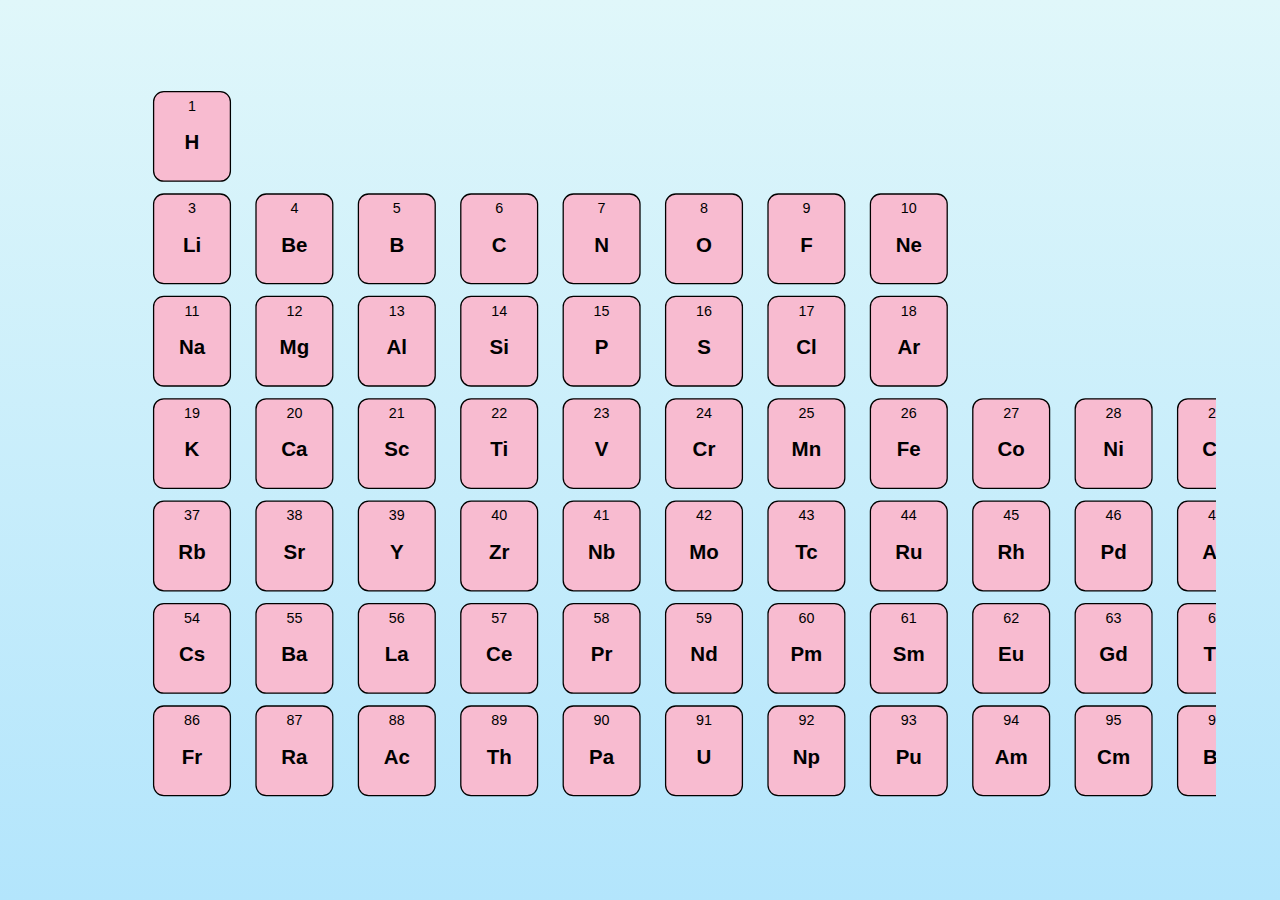
<file: html/testing.html>
<!DOCTYPE html>
<html lang="en">
<head>
    <meta charset="UTF-8">
    <meta name="viewport" content="width=device-width, initial-scale=1.0">
    <title>Interactive Periodic Table</title>
    <link rel="stylesheet" href="../css/testing.css">
</head>
<body>
<svg xmlns="http://www.w3.org/2000/svg" viewBox="0 0 1200 800">
    <!-- Example Elements -->
    <!-- Hydrogen -->
    <svg id="periodic-table" viewBox="0 0 800 600" width="100%" height="100%">
    </svg>

    <script>
        const elementsData = [
            // Period 1
            { x: 20, y: 20, number: 1, symbol: 'H', category: 'Non-metal' },
            { x: 920, y: 20, number: 2, symbol: 'He', category: 'Noble Gas' },

            // Period 2
            { x: 20, y: 100, number: 3, symbol: 'Li', category: 'Alkali Metal' },
            { x: 100, y: 100, number: 4, symbol: 'Be', category: 'Alkaline Earth Metal' },
            { x: 180, y: 100, number: 5, symbol: 'B', category: 'Metalloid' },
            { x: 260, y: 100, number: 6, symbol: 'C', category: 'Non-metal' },
            { x: 340, y: 100, number: 7, symbol: 'N', category: 'Non-metal' },
            { x: 420, y: 100, number: 8, symbol: 'O', category: 'Non-metal' },
            { x: 500, y: 100, number: 9, symbol: 'F', category: 'Halogen' },
            { x: 580, y: 100, number: 10, symbol: 'Ne', category: 'Noble Gas' },

            // Period 3
            { x: 20, y: 180, number: 11, symbol: 'Na', category: 'Alkali Metal' },
            { x: 100, y: 180, number: 12, symbol: 'Mg', category: 'Alkaline Earth Metal' },
            { x: 180, y: 180, number: 13, symbol: 'Al', category: 'Post-transition Metal' },
            { x: 260, y: 180, number: 14, symbol: 'Si', category: 'Metalloid' },
            { x: 340, y: 180, number: 15, symbol: 'P', category: 'Non-metal' },
            { x: 420, y: 180, number: 16, symbol: 'S', category: 'Non-metal' },
            { x: 500, y: 180, number: 17, symbol: 'Cl', category: 'Halogen' },
            { x: 580, y: 180, number: 18, symbol: 'Ar', category: 'Noble Gas' },

            // Period 4
            { x: 20, y: 260, number: 19, symbol: 'K', category: 'Alkali Metal' },
            { x: 100, y: 260, number: 20, symbol: 'Ca', category: 'Alkaline Earth Metal' },
            { x: 180, y: 260, number: 21, symbol: 'Sc', category: 'Transition Metal' },
            { x: 260, y: 260, number: 22, symbol: 'Ti', category: 'Transition Metal' },
            { x: 340, y: 260, number: 23, symbol: 'V', category: 'Transition Metal' },
            { x: 420, y: 260, number: 24, symbol: 'Cr', category: 'Transition Metal' },
            { x: 500, y: 260, number: 25, symbol: 'Mn', category: 'Transition Metal' },
            { x: 580, y: 260, number: 26, symbol: 'Fe', category: 'Transition Metal' },
            { x: 660, y: 260, number: 27, symbol: 'Co', category: 'Transition Metal' },
            { x: 740, y: 260, number: 28, symbol: 'Ni', category: 'Transition Metal' },
            { x: 820, y: 260, number: 29, symbol: 'Cu', category: 'Transition Metal' },
            { x: 900, y: 260, number: 30, symbol: 'Zn', category: 'Transition Metal' },
            { x: 980, y: 260, number: 31, symbol: 'Ga', category: 'Post-transition Metal' },
            { x: 1060, y: 260, number: 32, symbol: 'Ge', category: 'Metalloid' },
            { x: 1140, y: 260, number: 33, symbol: 'As', category: 'Metalloid' },
            { x: 1220, y: 260, number: 34, symbol: 'Se', category: 'Non-metal' },
            { x: 1300, y: 260, number: 35, symbol: 'Br', category: 'Halogen' },
            { x: 1380, y: 260, number: 36, symbol: 'Kr', category: 'Noble Gas' },

            // Period 5
            { x: 20, y: 340, number: 37, symbol: 'Rb', category: 'Alkali Metal' },
            { x: 100, y: 340, number: 38, symbol: 'Sr', category: 'Alkaline Earth Metal' },
            { x: 180, y: 340, number: 39, symbol: 'Y', category: 'Transition Metal' },
            { x: 260, y: 340, number: 40, symbol: 'Zr', category: 'Transition Metal' },
            { x: 340, y: 340, number: 41, symbol: 'Nb', category: 'Transition Metal' },
            { x: 420, y: 340, number: 42, symbol: 'Mo', category: 'Transition Metal' },
            { x: 500, y: 340, number: 43, symbol: 'Tc', category: 'Transition Metal' },
            { x: 580, y: 340, number: 44, symbol: 'Ru', category: 'Transition Metal' },
            { x: 660, y: 340, number: 45, symbol: 'Rh', category: 'Transition Metal' },
            { x: 740, y: 340, number: 46, symbol: 'Pd', category: 'Transition Metal' },
            { x: 820, y: 340, number: 47, symbol: 'Ag', category: 'Transition Metal' },
            { x: 900, y: 340, number: 48, symbol: 'Cd', category: 'Transition Metal' },
            { x: 980, y: 340, number: 49, symbol: 'In', category: 'Post-transition Metal' },
            { x: 1060, y: 340, number: 50, symbol: 'Sn', category: 'Post-transition Metal' },
            { x: 1140, y: 340, number: 51, symbol: 'Sb', category: 'Metalloid' },
            { x: 1220, y: 340, number: 52, symbol: 'I', category: 'Halogen' },
            { x: 1300, y: 340, number: 53, symbol: 'Xe', category: 'Noble Gas' },

            // Period 6
            { x: 20, y: 420, number: 54, symbol: 'Cs', category: 'Alkali Metal' },
            { x: 100, y: 420, number: 55, symbol: 'Ba', category: 'Alkaline Earth Metal' },
            { x: 180, y: 420, number: 56, symbol: 'La', category: 'Lanthanide' },
            { x: 260, y: 420, number: 57, symbol: 'Ce', category: 'Lanthanide' },
            { x: 340, y: 420, number: 58, symbol: 'Pr', category: 'Lanthanide' },
            { x: 420, y: 420, number: 59, symbol: 'Nd', category: 'Lanthanide' },
            { x: 500, y: 420, number: 60, symbol: 'Pm', category: 'Lanthanide' },
            { x: 580, y: 420, number: 61, symbol: 'Sm', category: 'Lanthanide' },
            { x: 660, y: 420, number: 62, symbol: 'Eu', category: 'Lanthanide' },
            { x: 740, y: 420, number: 63, symbol: 'Gd', category: 'Lanthanide' },
            { x: 820, y: 420, number: 64, symbol: 'Tb', category: 'Lanthanide' },
            { x: 900, y: 420, number: 65, symbol: 'Dy', category: 'Lanthanide' },
            { x: 980, y: 420, number: 66, symbol: 'Ho', category: 'Lanthanide' },
            { x: 1060, y: 420, number: 67, symbol: 'Er', category: 'Lanthanide' },
            { x: 1140, y: 420, number: 68, symbol: 'Tm', category: 'Lanthanide' },
            { x: 1220, y: 420, number: 69, symbol: 'Yb', category: 'Lanthanide' },
            { x: 1300, y: 420, number: 70, symbol: 'Lu', category: 'Lanthanide' },
            { x: 1380, y: 420, number: 71, symbol: 'Hf', category: 'Transition Metal' },
            { x: 1460, y: 420, number: 72, symbol: 'Ta', category: 'Transition Metal' },
            { x: 1540, y: 420, number: 73, symbol: 'W', category: 'Transition Metal' },
            { x: 1620, y: 420, number: 74, symbol: 'Re', category: 'Transition Metal' },
            { x: 1700, y: 420, number: 75, symbol: 'Os', category: 'Transition Metal' },
            { x: 1780, y: 420, number: 76, symbol: 'Ir', category: 'Transition Metal' },
            { x: 1860, y: 420, number: 77, symbol: 'Pt', category: 'Transition Metal' },
            { x: 1940, y: 420, number: 78, symbol: 'Au', category: 'Transition Metal' },
            { x: 2020, y: 420, number: 79, symbol: 'Hg', category: 'Transition Metal' },
            { x: 2100, y: 420, number: 80, symbol: 'Tl', category: 'Post-transition Metal' },
            { x: 2180, y: 420, number: 81, symbol: 'Pb', category: 'Post-transition Metal' },
            { x: 2260, y: 420, number: 82, symbol: 'Bi', category: 'Post-transition Metal' },
            { x: 2340, y: 420, number: 83, symbol: 'Po', category: 'Metalloid' },
            { x: 2420, y: 420, number: 84, symbol: 'At', category: 'Halogen' },
            { x: 2500, y: 420, number: 85, symbol: 'Rn', category: 'Noble Gas' },

            // Period 7
            { x: 20, y: 500, number: 86, symbol: 'Fr', category: 'Alkali Metal' },
            { x: 100, y: 500, number: 87, symbol: 'Ra', category: 'Alkaline Earth Metal' },
            { x: 180, y: 500, number: 88, symbol: 'Ac', category: 'Actinide' },
            { x: 260, y: 500, number: 89, symbol: 'Th', category: 'Actinide' },
            { x: 340, y: 500, number: 90, symbol: 'Pa', category: 'Actinide' },
            { x: 420, y: 500, number: 91, symbol: 'U', category: 'Actinide' },
            { x: 500, y: 500, number: 92, symbol: 'Np', category: 'Actinide' },
            { x: 580, y: 500, number: 93, symbol: 'Pu', category: 'Actinide' },
            { x: 660, y: 500, number: 94, symbol: 'Am', category: 'Actinide' },
            { x: 740, y: 500, number: 95, symbol: 'Cm', category: 'Actinide' },
            { x: 820, y: 500, number: 96, symbol: 'Bk', category: 'Actinide' },
            { x: 900, y: 500, number: 97, symbol: 'Cf', category: 'Actinide' },
            { x: 980, y: 500, number: 98, symbol: 'Es', category: 'Actinide' },
            { x: 1060, y: 500, number: 99, symbol: 'Fm', category: 'Actinide' },
            { x: 1140, y: 500, number: 100, symbol: 'Md', category: 'Actinide' },
            { x: 1220, y: 500, number: 101, symbol: 'No', category: 'Actinide' },
            { x: 1300, y: 500, number: 102, symbol: 'Lr', category: 'Actinide' },
            { x: 1380, y: 500, number: 103, symbol: 'Rf', category: 'Transition Metal' },
            { x: 1460, y: 500, number: 104, symbol: 'Db', category: 'Transition Metal' },
            { x: 1540, y: 500, number: 105, symbol: 'Sg', category: 'Transition Metal' },
            { x: 1620, y: 500, number: 106, symbol: 'Bh', category: 'Transition Metal' },
            { x: 1700, y: 500, number: 107, symbol: 'Hs', category: 'Transition Metal' },
            { x: 1780, y: 500, number: 108, symbol: 'Mt', category: 'Transition Metal' },
            { x: 1860, y: 500, number: 109, symbol: 'Ds', category: 'Transition Metal' },
            { x: 1940, y: 500, number: 110, symbol: 'Rg', category: 'Transition Metal' },
            { x: 2020, y: 500, number: 111, symbol: 'Cn', category: 'Transition Metal' },
            { x: 2100, y: 500, number: 112, symbol: 'Nh', category: 'Post-transition Metal' },
            { x: 2180, y: 500, number: 113, symbol: 'Fl', category: 'Post-transition Metal' },
            { x: 2260, y: 500, number: 114, symbol: 'Mc', category: 'Post-transition Metal' },
            { x: 2340, y: 500, number: 115, symbol: 'Lv', category: 'Post-transition Metal' },
            { x: 2420, y: 500, number: 116, symbol: 'Ts', category: 'Halogen' },
            { x: 2500, y: 500, number: 117, symbol: 'Og', category: 'Noble Gas' },
        ];



        const svg = document.getElementById('periodic-table');

        elementsData.forEach(element => {
            const g = document.createElementNS("http://www.w3.org/2000/svg", "g");
            g.setAttribute("class", "element");
            g.setAttribute("transform", `translate(${element.x}, ${element.y})`);
            g.setAttribute("onclick", `showDetails('${element.symbol}', ${element.number}, '${element.symbol}', '${element.category}')`);

            const rect = document.createElementNS("http://www.w3.org/2000/svg", "rect");
            rect.setAttribute("width", 60);
            rect.setAttribute("height", 70);
            rect.setAttribute("fill", "#f8bbd0");

            const numberText = document.createElementNS("http://www.w3.org/2000/svg", "text");
            numberText.setAttribute("class", "number");
            numberText.setAttribute("x", 30);
            numberText.setAttribute("y", 15);
            numberText.textContent = element.number;

            const symbolText = document.createElementNS("http://www.w3.org/2000/svg", "text");
            symbolText.setAttribute("class", "symbol");
            symbolText.setAttribute("x", 30);
            symbolText.setAttribute("y", 45);
            symbolText.textContent = element.symbol;

            g.appendChild(rect);
            g.appendChild(numberText);
            g.appendChild(symbolText);

            svg.appendChild(g);
        });

        function showDetails(symbol, number, name, category) {
            alert(`Element: ${name} (${symbol})\nNumber: ${number}\nCategory: ${category}`);
        }
    </script>
    <!-- Add more elements here following the pattern -->
</svg>

<script>
    function showDetails(name, number, symbol, group) {
        alert(`Element: ${name}\nAtomic Number: ${number}\nSymbol: ${symbol}\nGroup: ${group}`);
    }
</script>
</body>
</html>
</file>
<file: css/index-style.css>
body {
    font-family: Arial, Helvetica, sans-serif;
    background: #f4f4f4;
    margin: 0;
    padding: 0;
    /*background-image: url("/pics/car.png") !important;*/
}

.navbar {
    background: #333;
    padding: 5px 1px;
    font-size: 20px;
}

.nav-item {
    margin-right: 0; /*space between items*/
}

.nav-link {
    text-decoration: none;
    color: white;
}

.nav-link:hover {
    color: lightblue !important;
    transition: transform 0.5s ease;
}

.nav-link:active {
    color: lightblue !important;
    transition: transform 0.5s ease;
}

.navbar-content {
    color: white;
    white-space: nowrap;
}

.navbar-content:hover {
    color: lightblue !important;
    transition: transform 0.5s ease;
}

.navbar-content:active {
    color: lightblue !important;
    transition: transform 0.5s ease;
}
#navbarNavDropdown{
    color: white;
}

/* radio settings 👇 */

.theme-popup {
    /*total*/
    --total_text_color: #e0e0e0;
    --total_font_family: Menlo, Roboto Mono, monospace;

    /*button*/
    --btn_bg: #333;
    --btn_padding: 0.5em;
    --btn_height: 2em;
    --btn_border_radius: 0.3125em;
    --btn_outline_width: 0.0625em;
    --btn_outline_color: #A0A0A0;
    --btn_outline_offset: 0.0625em;
    --btn_gap: 0.3125em;

    /*list*/
    --list_padding: 0.5em;
    --list_bg: var(--btn_bg);
    --list_border_radius: var(--btn_border_radius);
    --list_gap: 0.1875em;
    --list_btn_hover_bg: #5A5656;
    --list_btn_active: #b9b9b970;
    --list_btn_border_radius: 0.25em;
    --list_btn_padding: 0.35em 1em;
    --list_btn_gap: 0.4375em;
    --list_btn_outline_width: 0.0625em;
    --list_btn_outline_color: rgb(212, 210, 210);
    --list_offset: 0.35em;
    --list_btn_font_size: 14px;
    --list_position_left: 0;
    --list_position_right: unset;

    /*👆 if you want to change sides just switch one property*/
    /*from properties to "unset" and the other to 0*/
}

.theme-popup__button .theme-popup__icons svg,
#light,
#dark,
#default,
#checkbox,
.theme-popup__list-container {
    display: none;
}

.theme-popup {
    color: var(--total_text_color);
    font-family: var(--total_font_family), sans-serif;
    position: relative;
    user-select: none;
}

.theme-popup__list-container {
    position: absolute;
    left: var(--list_position_left);
    right: var(--list_position_right);
    top: calc(var(--btn_height) + var(--list_offset));
}

.theme-popup__icons {
    display: flex;
    align-items: center;
    justify-content: center;
    width: 16px;
    height: 16px;
}

.theme-popup__button {
    line-height: var(--btn_height);
    background-color: var(--btn_bg);
    padding: 0 var(--btn_padding);
    display: inline-flex;
    align-items: center;
    column-gap: var(--btn_gap);
    border-radius: var(--btn_border_radius);
    border: none;
    color: inherit;
    font-family: inherit;
    outline: none;
    font-weight: bold;
}

.theme-popup__list {
    margin: 0;
    list-style-type: none;
    padding: var(--list_padding);
    border-radius: var(--list_border_radius);
    background-color: var(--list_bg);
    display: flex;
    flex-direction: column;
    row-gap: var(--list_gap);
}

.theme-popup__list label {
    display: flex;
    align-items: center;
    justify-content: start;
    column-gap: var(--list_btn_gap);
    padding: var(--list_btn_padding);
    border-radius: var(--list_btn_border_radius);
    white-space: nowrap;
}

.theme-popup__list label span {
    font-size: var(--list_btn_font_size);
}

/*actions*/

#checkbox:checked~.theme-popup__button {
    outline: var(--btn_outline_width) solid var(--btn_outline_color);
    outline-offset: var(--btn_outline_offset);
}

#checkbox:checked~.theme-popup__list-container {
    display: block;
}

.theme-popup__list label:hover,
.theme-popup__button:hover,
#checkbox:checked~.theme-popup__button {
    background-color: var(--list_btn_hover_bg);
}

#default:checked~.theme-popup__list-container label[for="default"],
#light:checked~.theme-popup__list-container label[for="light"],
#dark:checked~.theme-popup__list-container label[for="dark"] {
    background-color: var(--list_btn_active);
    outline: var(--list_btn_outline_width) solid var(--list_btn_outline_color);
}

#default:checked~label svg.default,
#light:checked~label svg.sun,
#dark:checked~label svg.moon {
    display: block;
}
</file>
<file: css/periodic-table-style.css>
/*periodic-table.html*/

body {
    font-family: Arial, Helvetica, sans-serif;
    color: rgb(0, 0, 0);
    /*background-image: linear-gradient(to bottom, #7abbe3, #ffffff, #7abbe3);*/
    background-color: #B9D9EB; /*previously white*/
    margin: 0;
    padding: 0;
}

#main-content {
    padding: 20px 20px;
    gap: 20px;
    display: flex;
    flex-direction: column;
    align-items: center;
}

h1 {
    a:link, a:visited, a:active {
        color: #000000;
        background-color: transparent;
        text-decoration: none;
        transition: 100ms;
    }

    a:hover {
        color: #000000;
        background-color: transparent;
        text-decoration: underline;
        /*font-size: 40px;*/
    }
}

a:link, a:visited, a:active {
    display: block;
}

.outer-group {
    background-color: rgba(207, 227, 240, 0.59);
    border: 2px solid rgb(255, 255, 255);
    padding: 10px 10px;
    border-radius: 20px;
}

#user-info {
    display: flex;
    flex-direction: row;
    align-items: normal;
    margin-top: 35px;
}

#logout-button {
    margin-left: 10px;
}

/*table*/

table, tr, td {
    border: 2px solid rgb(255, 255, 255);
    padding: 0;
    border-radius: 13px;
    text-align: center;
    margin: 10px 0;
    border-collapse: unset;
}

th {
    border: 2px solid rgb(255, 255, 255);
    padding: 10px 10px;
    border-radius: 13px;
    text-align: center;
    margin: 10px 0;
}

tr {
    padding: 10px 10px;
}

td {
    min-width: 70px;
    position: relative;
    transition: transform 0.2s ease;
}

#description tr td {
    min-width: 170px !important;
}

/*#extra-elements td {
    min-width: 65px;
}*/

td:hover {
    transform: scale(1.1);
    z-index: 1;
    box-shadow: 0 0 10px #000000;
}

a:link, a:visited, a:active {
    text-decoration: none;
}

/*specific visibility properties*/

.period {
    min-width: 50px !important;
}

.period:hover {
    transform: none !important;
    box-shadow: none !important;
    z-index: 0 !important;
}

.invisible {
    pointer-events: none;
    border: none;
    background-color: transparent;
}

/*periodic table element groups*/

.noble-gas {
    background-color: #ffe7eb;
    color: #d05c95;
    border-color: #d05c95;

    a:link, a:visited, a:active {
        color: #d05c95;
        display: block;
        padding: 10px 10px;
    }
}

.reactive-non-metal {
    background-color: #e2eeff;
    color: #407bf1;
    border-color: #407bf1;

    a:link, a:visited, a:active {
        color: #407bf1;
        display: block;
        padding: 10px 10px;
    }
}

.metalloid {
    background-color: #fef7e0;
    color: #a37933;
    border-color: #a37933;

    a:link, a:visited, a:active {
        color: #a37933;
        display: block;
        padding: 10px 10px;
    }
}

.post-transition-metal {
    background-color: #ffe6d4;
    color: #C98E63;
    border-color: #C98E63;

    a:link, a:visited, a:active {
        color: #C98E63;
        display: block;
        padding: 10px 10px;
    }
}

.transition-metal {
    background-color: #f3e8fd;
    color: #6b8cf3;
    border-color: #6b8cf3;

    a:link, a:visited, a:active {
        color: #6b8cf3;
        display: block;
        padding: 10px 10px;
    }
}

.unknown-properties {
    background-color: #e7e7ea;
    color: #5e586c;
    border-color: #5e586c;

    a:link, a:visited, a:active {
        color: #5e586c;
        display: block;
        padding: 10px 10px;
    }
}

.alkali-metal {
    background-color: #d8f8ff;
    color: #6cadb8;
    border-color: #6cadb8;

    a:link, a:visited, a:active {
        color: #6cadb8;
        display: block;
        padding: 10px 10px;
    }
}

.alkaline-earth-metal {
    background-color: #ffe7eb;
    color: #dd2d2e;
    border-color: #dd2d2e;

    a:link, a:visited, a:active {
        color: #dd2d2e;
        display: block;
        padding: 10px 10px;
    }
}

.lanthanide {
    background-color: #e2eeff;
    color: #2b5592;
    border-color: #2b5592;

    a:link, a:visited, a:active {
        color: #2b5592;
        display: block;
        padding: 10px 10px;
    }
}

.actinide {
    background-color: #ffe6d4;
    color: #d56235;
    border-color: #d56235;

    a:link, a:visited, a:active {
        color: #d56235;
        display: block;
        padding: 10px 10px;
    }
}

/*search bar*/

#result{
    border: #6c63ff 3px solid;
    border-radius: 2px;
    padding: 10px;
    background: white;
    display: none;
}

.ui-input-container {
    position: relative;
    width: auto;
    display: flex; /* Add this */
    align-items: center; /* Add this */
}

.ui-input {
    width: auto;
    padding: 10px 10px 10px 40px;
    font-size: 1em;
    border: none;
    border-bottom: 2px solid #000000;
    outline: none;
    background-color: transparent;
    transition: border-color 0.3s;
}

.ui-input:focus {
    border-color: #6c63ff;
}

.ui-input-underline {
    position: absolute;
    bottom: 0;
    left: 0;
    height: 2px;
    width: 100%;
    background-color: #6c63ff;
    transform: scaleX(0);
    transition: transform 0.3s;
}

.ui-input:focus + .ui-input-underline {
    transform: scaleX(1);
}

.ui-input-highlight {
    position: absolute;
    bottom: 0;
    left: 0;
    height: 100%;
    width: 0;
    background-color: rgba(108, 99, 255, 0.1);
    transition: width 0.3s;
}

.ui-input:focus ~ .ui-input-highlight {
    width: 100%;
}

.ui-input-icon {
    position: absolute;
    left: 10px;
    top: 50%;
    transform: translateY(-50%);
    color: #000000;
    transition: color 0.3s;
}

.ui-input:focus ~ .ui-input-icon {
    color: #6c63ff;
}

.ui-input-icon svg {
    width: 20px;
    height: 20px;
}
</file>
<file: style.css>
/*id*/
#login {
    font-family: Arial, Helvetica, sans-serif;
    background: linear-gradient(-50deg, #009fde, #5eb1e1);
    margin: 0;
    display: flex;
    align-items: center;
    justify-content: center;
    height: 100vh;
}

#mainpage {
    font-family: Arial, Helvetica, sans-serif;
    display: flex;
    flex-direction: column;
    align-items: center;
    gap: 20px;
    background-color: black;
    color: white;
}

#big-header {
    font-size: 20px;
}

#description tr td {
    min-width: 170px !important;
}

/*login*/
.login-box {
    background-color: #aad4f1;
    padding: 20px;
    border-radius: 20px;
    box-shadow: 0 4px 8px rgba(0, 0, 0, 0.2);
    display: flex;
    align-items: center;
    gap: 10px;
    width: 320px;
}

.login-box input[type="text"] {
    flex: 1;
    padding: 10px;
    border: 1px solid #ccc;
    border-radius: 8px;
    font-size: 16px;
    outline: none;
}

.login-box button {
    background-color: black;
    color: white;
    padding: 10px 20px;
    border: none;
    border-radius: 50px;
    cursor: pointer;
    font-size: 16px;
    outline: none;
}

/*title*/
h1 {
    margin-bottom: 0;
    font-size: 32px;
}

/*table*/
table, th, tr, td {
    border: 2px solid white;
    padding: 10px 10px;
    border-radius: 20px;
    text-align: center;
    margin: 10px 0;
}

td {
    min-width: 50px;
}

.period {
    min-width: 0 !important;
}

.invisible {
    border: 0;
}

/*colors for element groups*/
.noble-gas {
    background-color: #623842;
}

.reactive-non-metal {
    background-color: #2a4165;
}

.metalloid {
    background-color: #523e1b;
}

.post-transition-metal {
    background-color: #2f4d47;
}

.transition-metal {
    background-color: #433c65;
}

.unknown-properties {
    background-color: #46474c;
}

.alkali-metal {
    background-color: #244d57;
}

.alkaline-earth-metal {
    background-color: #622e39;
}

.lanthanide {
    background-color: #004a77;
}

.actinide {
    background-color: #613b28;
}
</file>
<file: css/style.css>
/*general*/

* {
    margin: 0;
    padding: 0;
}

/*button*/

button {
    padding: 12px;
    background: #000000;
    color: #ffffff;
    border: none;
    border-radius: 20px;
    font-size: 16px;
    font-weight: 600;
    cursor: pointer;
    transition: all 0.3s ease;
}

button:hover {
    background: #171615;
    transform: translateY(-1px);
}

/*navbar settings*/

.navbar {
    background: #333;
    padding: 5px 1px;
    font-size: 20px;
    display: flex;
    justify-content: space-between;
    align-items: center;
    min-height: 50px;
}

.container-fluid {
    display: flex;
    align-items: center;
    justify-content: space-between;
}

.navbar-nav {
    display: flex;
    gap: 20px;
}

.nav-item {
    list-style: none;
}

.nav-link {
    text-decoration: none;
    color: white;
}

.nav-link:hover {
    color: lightblue !important;
    transition: transform 0.5s ease;
}

.nav-link:active {
    color: lightblue !important;
    transition: transform 0.5s ease;
}

.navbar-content {
    color: white;
    white-space: nowrap;
    display: flex;
    align-items: center;
}

.navbar-content:hover {
    color: lightblue !important;
    transition: transform 0.5s ease;
}

.navbar-content:active {
    color: lightblue !important;
    transition: transform 0.5s ease;
}

#navbar-nav-dropdown{
    color: white;
}

/* radio settings 👇 */

.theme-popup {
    /*total*/
    --total_text_color: #e0e0e0;
    --total_font_family: Menlo, Roboto Mono, monospace;

    /*button*/
    --btn_bg: #333;
    --btn_padding: 0.5em;
    --btn_height: 2em;
    --btn_border_radius: 0.3125em;
    --btn_outline_width: 0.0625em;
    --btn_outline_color: #A0A0A0;
    --btn_outline_offset: 0.0625em;
    --btn_gap: 0.3125em;

    /*list*/
    --list_padding: 0.5em;
    --list_bg: var(--btn_bg);
    --list_border_radius: var(--btn_border_radius);
    --list_gap: 0.1875em;
    --list_btn_hover_bg: #5A5656;
    --list_btn_active: #b9b9b970;
    --list_btn_border_radius: 0.25em;
    --list_btn_padding: 0.35em 1em;
    --list_btn_gap: 0.4375em;
    --list_btn_outline_width: 0.0625em;
    --list_btn_outline_color: rgb(212, 210, 210);
    --list_offset: 0.35em;
    --list_btn_font_size: 14px;
    --list_position_left: unset;
    --list_position_right: 0;

    /*👆 if you want to change sides just switch one property*/
    /*from properties to "unset" and the other to 0*/
}

.theme-popup__button .theme-popup__icons svg,
#light,
#dark,
#default,
#checkbox,
.theme-popup__list-container {
    display: none;
}

.theme-popup {
    color: var(--total_text_color);
    font-family: var(--total_font_family), sans-serif;
    position: relative;
    user-select: none;
}

.theme-popup__list-container {
    position: absolute;
    left: var(--list_position_left);
    right: var(--list_position_right);
    top: calc(var(--btn_height) + var(--list_offset));
}

.theme-popup__icons {
    display: flex;
    align-items: center;
    justify-content: center;
    width: 16px;
    height: 16px;
}

.theme-popup__button {
    line-height: var(--btn_height);
    background-color: var(--btn_bg);
    padding: 0 var(--btn_padding);
    display: inline-flex;
    align-items: center;
    column-gap: var(--btn_gap);
    border-radius: var(--btn_border_radius);
    border: none;
    color: inherit;
    font-family: inherit;
    outline: none;
    font-weight: bold;
}

.theme-popup__list {
    margin: 0;
    list-style-type: none;
    padding: var(--list_padding);
    border-radius: var(--list_border_radius);
    background-color: var(--list_bg);
    display: flex;
    flex-direction: column;
    row-gap: var(--list_gap);
}

.theme-popup__list label {
    display: flex;
    align-items: center;
    justify-content: start;
    column-gap: var(--list_btn_gap);
    padding: var(--list_btn_padding);
    border-radius: var(--list_btn_border_radius);
    white-space: nowrap;
}

.theme-popup__list label span {
    font-size: var(--list_btn_font_size);
}

/*actions*/

#checkbox:checked~.theme-popup__button {
    outline: var(--btn_outline_width) solid var(--btn_outline_color);
    outline-offset: var(--btn_outline_offset);
}

#checkbox:checked~.theme-popup__list-container {
    display: block;
}

.theme-popup__list label:hover,
.theme-popup__button:hover,
#checkbox:checked~.theme-popup__button {
    background-color: var(--list_btn_hover_bg);
}

#default:checked~.theme-popup__list-container label[for="default"],
#light:checked~.theme-popup__list-container label[for="light"],
#dark:checked~.theme-popup__list-container label[for="dark"] {
    background-color: var(--list_btn_active);
    outline: var(--list_btn_outline_width) solid var(--list_btn_outline_color);
}

#default:checked~label svg.default,
#light:checked~label svg.sun,
#dark:checked~label svg.moon {
    display: block;
}
</file>
<file: css/hangman-style.css>
body {
    margin-top: 300px;
    font-family: sans-serif;

    text-align: center;
}
#word {
    font-size: 2em;
    letter-spacing: 0.2em; }
#letters button {
    margin: 4px;
    background: #7abbe3;
    border: 2px solid #6b8cf3;
    border-radius: 5px;
    font-size: 1.5em;
}
</file>
<file: css/testing.css>
body {
    font-family: Arial, sans-serif;
    display: flex;
    justify-content: center;
    align-items: center;
    min-height: 100vh;
    margin: 0;
    background: linear-gradient(to bottom, #e0f7fa, #b3e5fc);
}

svg {
    max-width: 90%;
    height: auto;
}

.element {
    cursor: pointer;
    transition: transform 0.2s, fill 0.2s;
}

.element:hover {
    fill: #fff3e0;
}

.element rect {
    stroke: black;
    stroke-width: 1;
    rx: 8;
}

.element text {
    pointer-events: none;
    text-anchor: middle;
}

.label {
    font-size: 0.5em;
}

.symbol {
    font-size: 1em;
    font-weight: bold;
}

.number {
    font-size: 0.7em;
}
</file>
